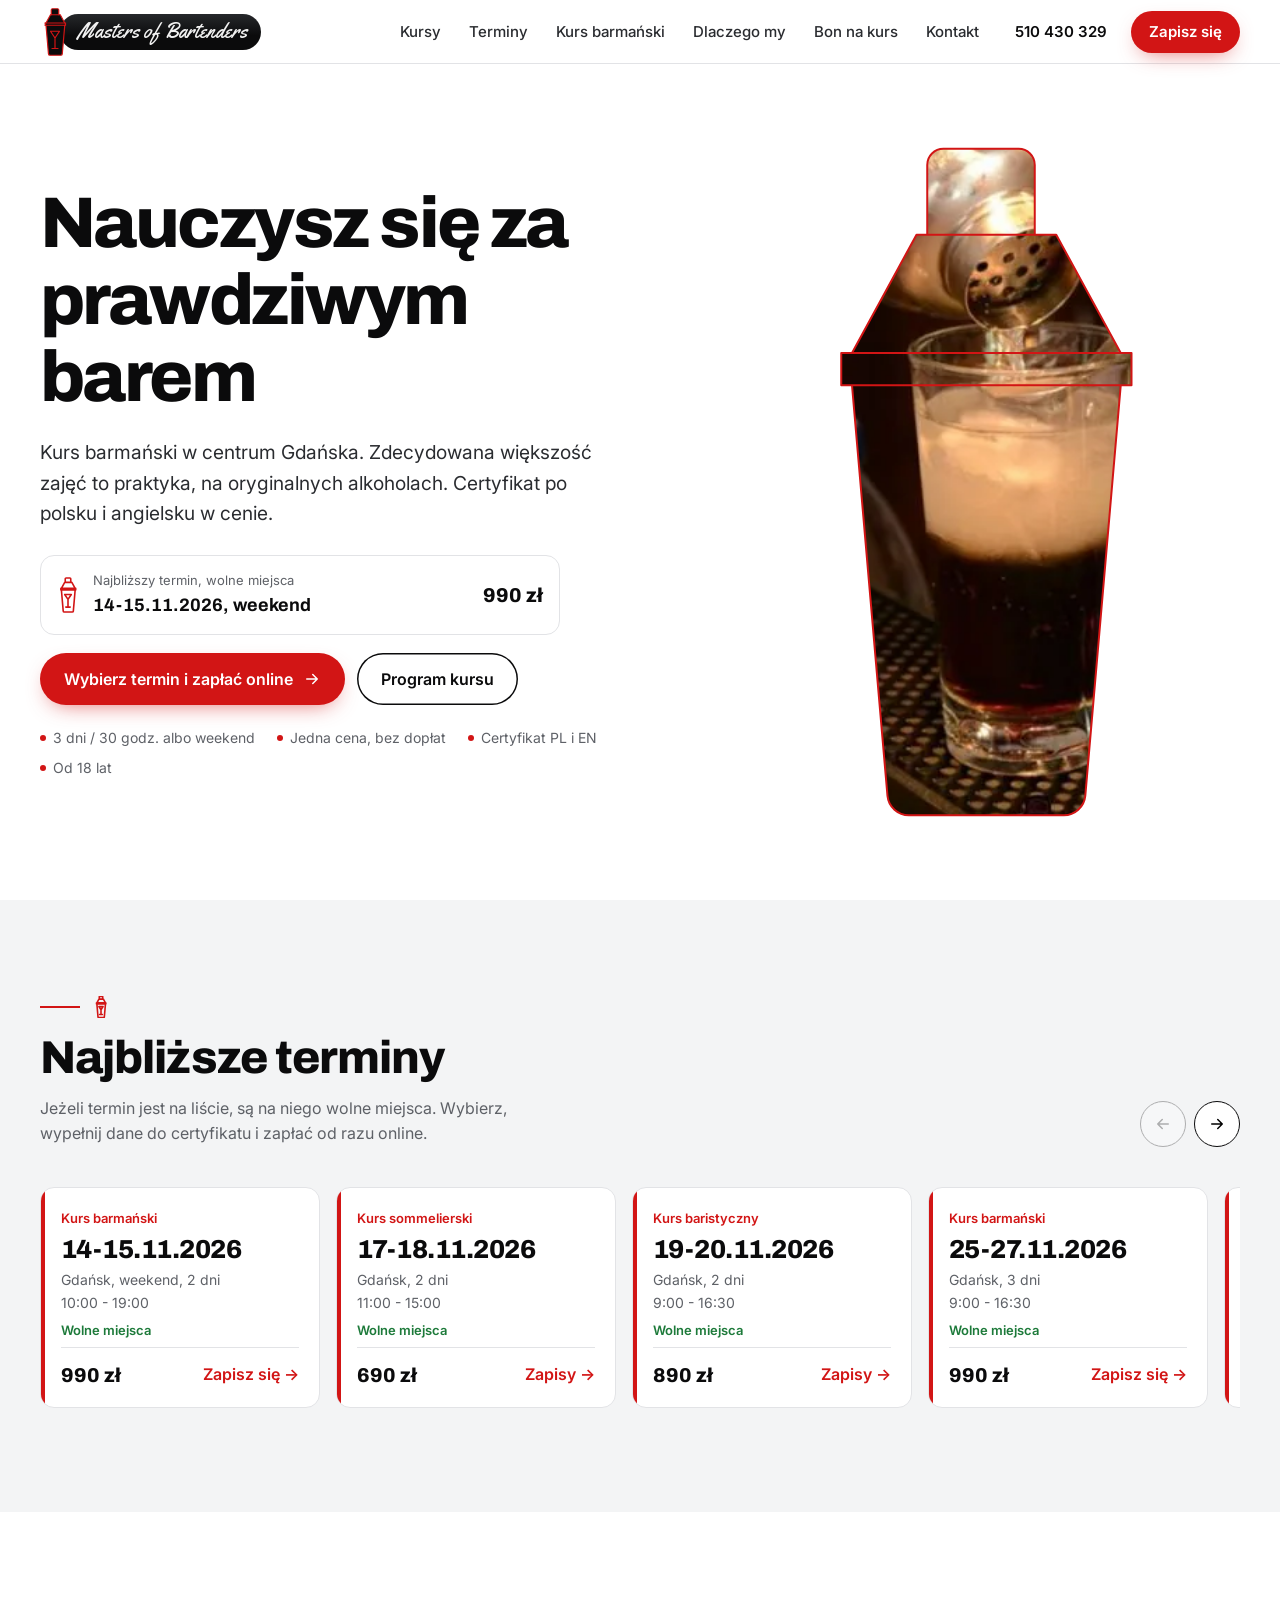
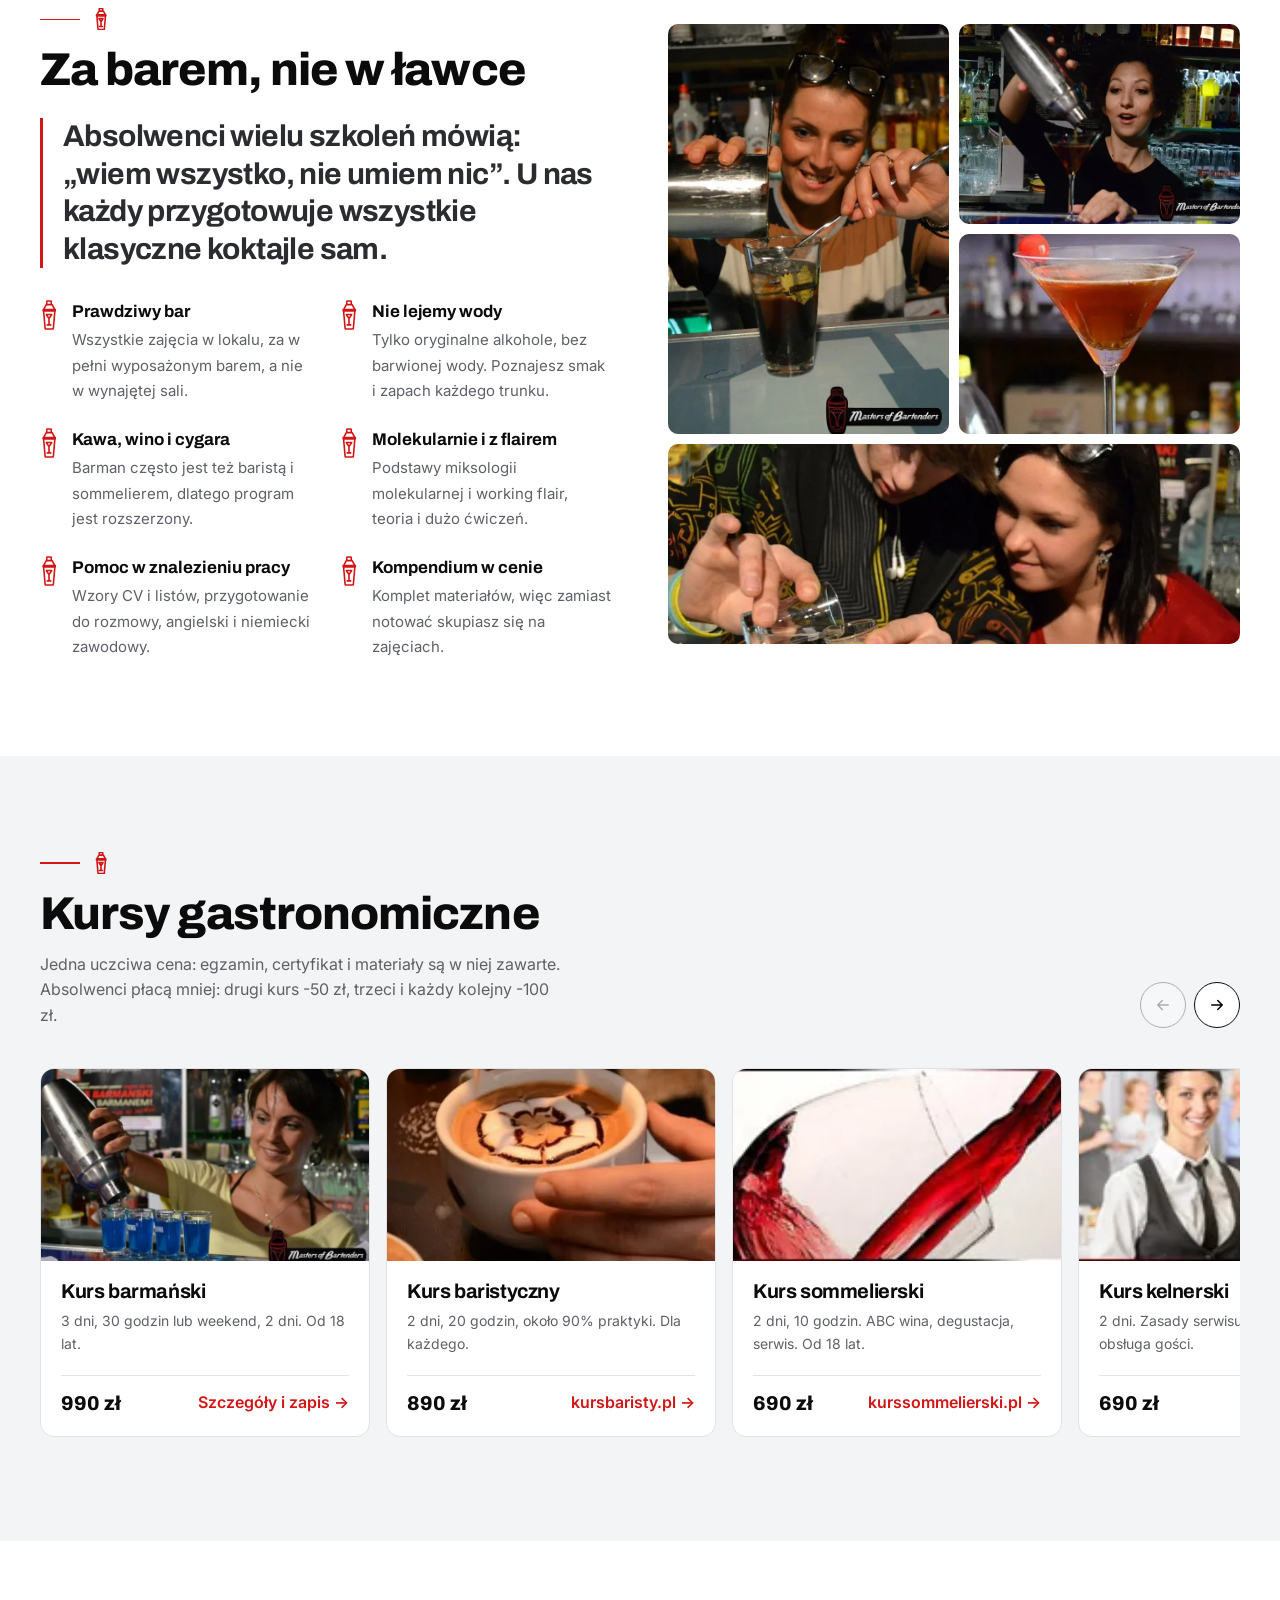
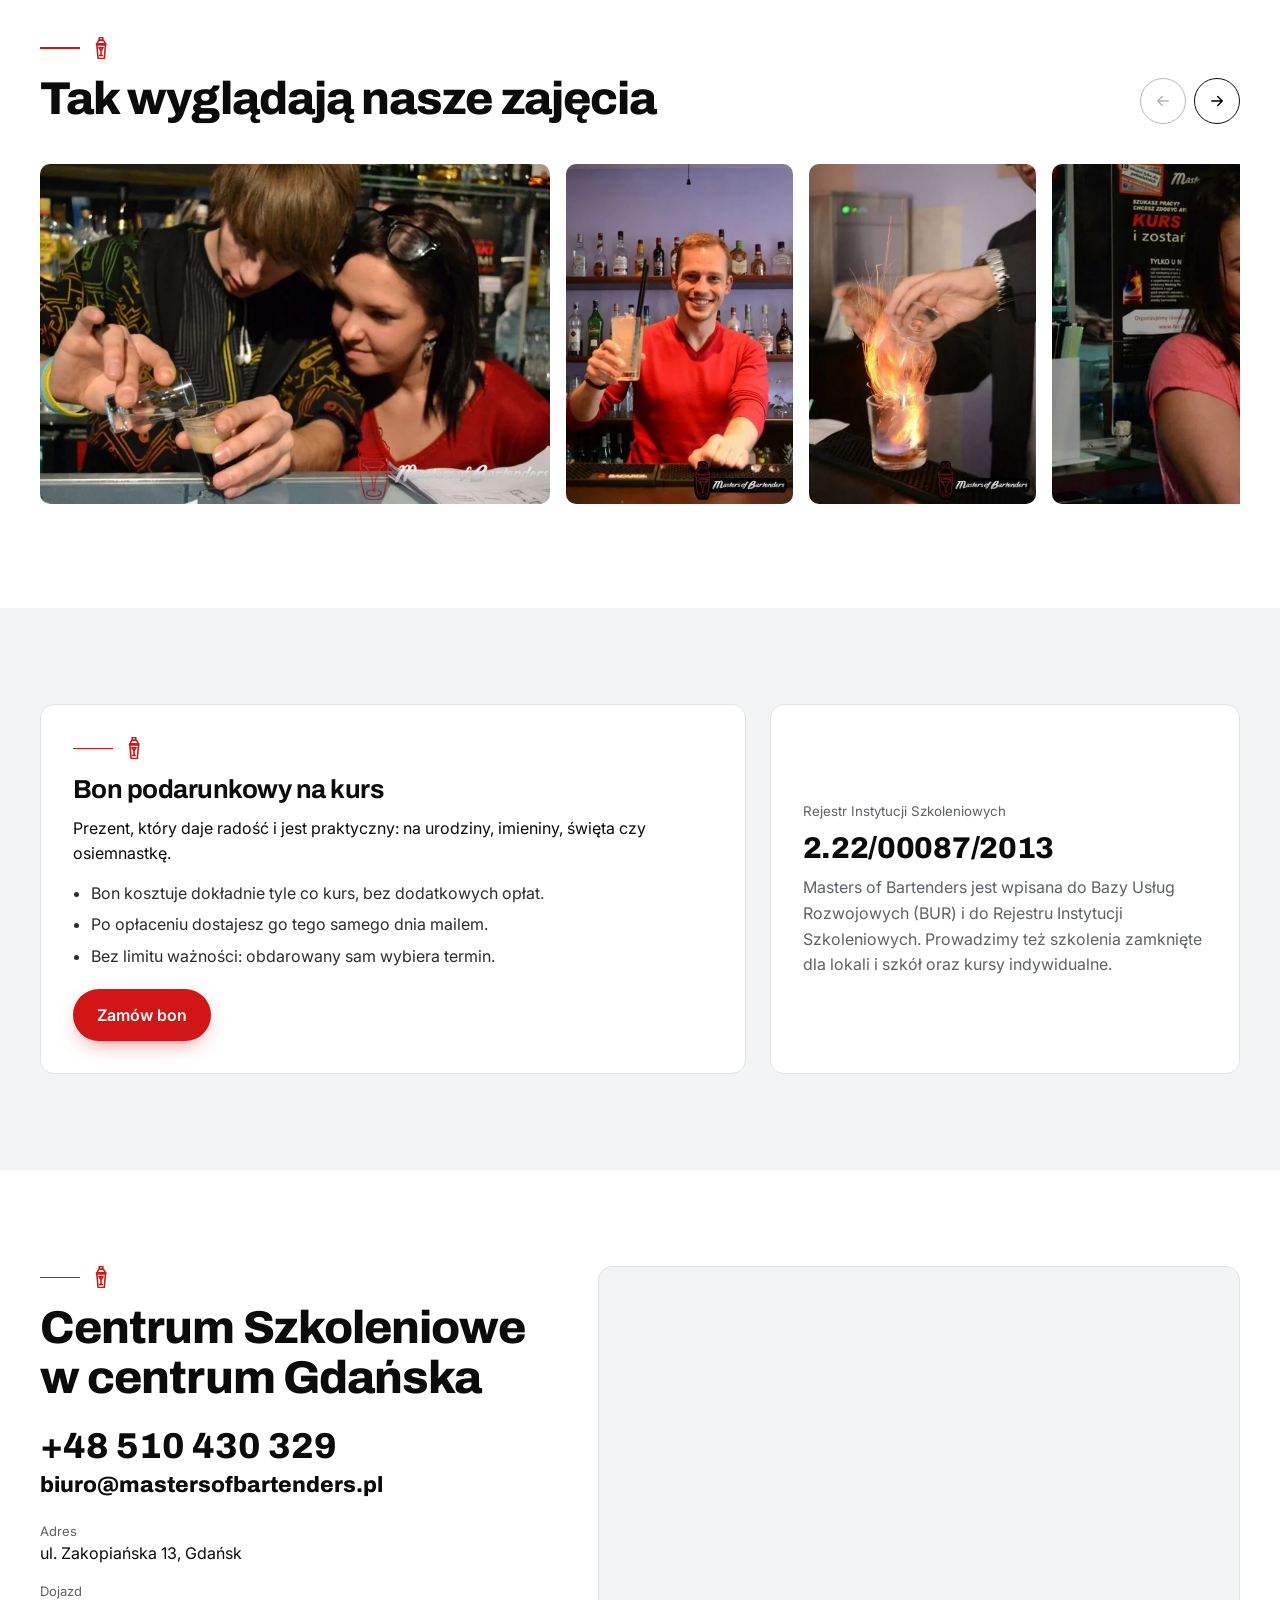
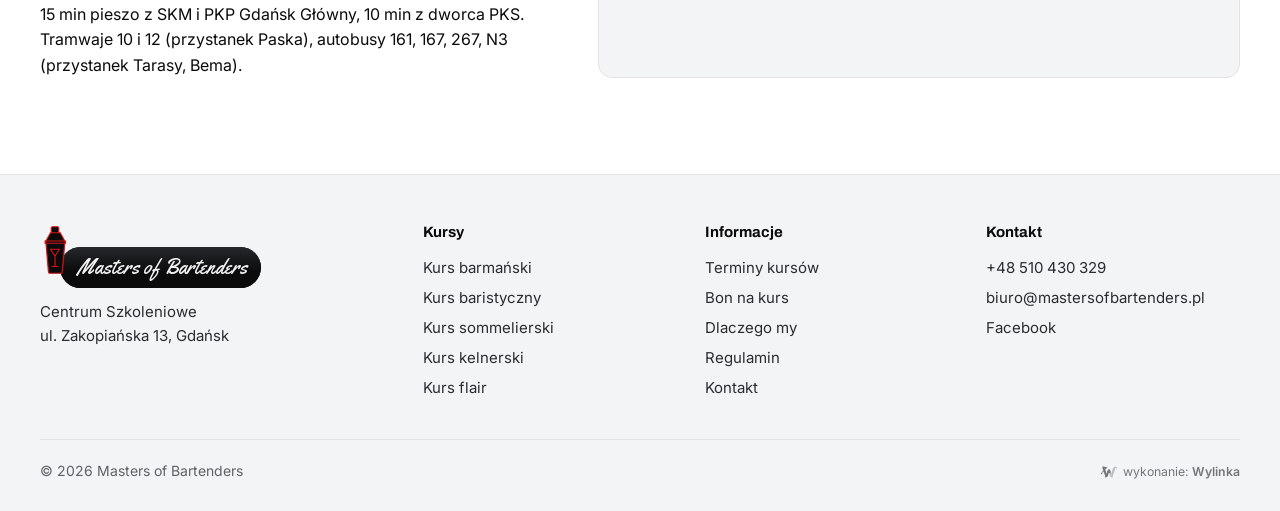
<file: index.html>
<!doctype html>
<html lang="pl"><head><meta charset="utf-8"><meta name="viewport" content="width=device-width,initial-scale=1,viewport-fit=cover">
<title>Kurs barmański Gdańsk, Trójmiasto - Masters of Bartenders</title>
<meta name="description" content="Kurs barmański w Gdańsku za prawdziwym barem, na oryginalnych alkoholach. 990 zł, certyfikat po polsku i angielsku. Zapis i płatność online.">
<meta name="robots" content="noindex,nofollow">
<link rel="canonical" href="https://mastersofbartenders.pl/">
<meta name="theme-color" content="#ffffff">
<link rel="icon" href="data:image/svg+xml,%3Csvg xmlns='http://www.w3.org/2000/svg' viewBox='0 0 80 128'%3E%3Cpath d='M33 2h14a3 3 0 0 1 3 3v13h4l12 22h2v6h-2l-6.6 76.4a4 4 0 0 1-4 3.6H26.6a4 4 0 0 1-4-3.6L16 46h-2v-6h2l12-22h2V5a3 3 0 0 1 3-3z' fill='%230B0B0C' stroke='%23D21515' stroke-width='5'/%3E%3C/svg%3E">
<link rel="preconnect" href="https://fonts.googleapis.com"><link rel="preconnect" href="https://fonts.gstatic.com" crossorigin>
<link href="https://fonts.googleapis.com/css2?family=Archivo:wght@600;700;800&family=Inter:wght@400;500;600;700&family=Yellowtail&display=swap" rel="stylesheet">
<link rel="stylesheet" href="style.css">
<style>
.wylinka-badge{display:inline-flex;align-items:center;gap:.4em;color:inherit;text-decoration:none;font-size:.875em;line-height:1;opacity:.85}
.wylinka-badge:hover,.wylinka-badge:focus-visible{opacity:1}
.wylinka-badge:focus-visible{outline:2px solid currentColor;outline-offset:3px;border-radius:2px}
.wylinka-badge svg{width:18px;height:18px;flex:none;overflow:visible}
.wylinka-badge b{font-weight:600}
.wylinka-badge .wy-old{opacity:.45;transform-origin:40px 30px;transition:transform .32s cubic-bezier(.3,.7,.4,1),opacity .32s ease-out}
.wylinka-badge .wy-pod{opacity:0;transition:opacity .2s ease-out .08s}
.wylinka-badge:hover .wy-old,.wylinka-badge:focus-visible .wy-old{transform:translate(9px,7px) rotate(9deg);opacity:0}
.wylinka-badge:hover .wy-pod,.wylinka-badge:focus-visible .wy-pod{opacity:1}
@media (prefers-reduced-motion:reduce){.wylinka-badge .wy-old,.wylinka-badge .wy-pod{transition:none}.wylinka-badge:hover .wy-old,.wylinka-badge:focus-visible .wy-old{transform:none;opacity:.45}.wylinka-badge:hover .wy-pod,.wylinka-badge:focus-visible .wy-pod{opacity:0}}
</style>
</head><body>
<svg width="0" height="0" style="position:absolute" aria-hidden="true"><defs>
<symbol id="sh" viewBox="0 0 80 128"><path class="shk" d="M33 2h14a3 3 0 0 1 3 3v13h4l12 22h2v6h-2l-6.6 76.4a4 4 0 0 1-4 3.6H26.6a4 4 0 0 1-4-3.6L16 46h-2v-6h2l12-22h2V5a3 3 0 0 1 3-3zM30 18h20M14 40h52M14 46h52M28 62h24l-12 18zM40 80v26M32 108h16"/></symbol>
<symbol id="shf" viewBox="0 0 80 128"><path d="M33 2h14a3 3 0 0 1 3 3v13h4l12 22h2v6h-2l-6.6 76.4a4 4 0 0 1-4 3.6H26.6a4 4 0 0 1-4-3.6L16 46h-2v-6h2l12-22h2V5a3 3 0 0 1 3-3z" fill="#0B0B0C" stroke="#D21515" stroke-width="3.2"/><path d="M30 18h20M14 40h52M14 46h52M28 62h24l-12 18zM40 80v26M32 108h16" fill="none" stroke="#D21515" stroke-width="3.2" stroke-linejoin="round" stroke-linecap="round"/></symbol>
<symbol id="tel" viewBox="0 0 24 24"><path fill="currentColor" d="M6.6 10.8a15.1 15.1 0 0 0 6.6 6.6l2.2-2.2c.3-.3.7-.4 1-.2 1.1.4 2.3.6 3.6.6.6 0 1 .4 1 1V20c0 .6-.4 1-1 1A17 17 0 0 1 3 4c0-.6.4-1 1-1h3.5c.6 0 1 .4 1 1 0 1.3.2 2.5.6 3.6.1.3 0 .7-.2 1z"/></symbol>
<symbol id="ar" viewBox="0 0 24 24"><path fill="none" stroke="currentColor" stroke-width="2" stroke-linecap="round" stroke-linejoin="round" d="M5 12h14M13 6l6 6-6 6"/></symbol>
<symbol id="al" viewBox="0 0 24 24"><path fill="none" stroke="currentColor" stroke-width="2" stroke-linecap="round" stroke-linejoin="round" d="M19 12H5M11 6l-6 6 6 6"/></symbol>
<symbol id="lock" viewBox="0 0 24 24"><path fill="none" stroke="currentColor" stroke-width="2" d="M6 10h12v10H6zM8.5 10V7a3.5 3.5 0 0 1 7 0v3"/></symbol>
</defs></svg>
<header class="hd"><div class="wrap">
<a class="logo" href="./" aria-label="Masters of Bartenders - strona główna"><svg class="sh" aria-hidden="true"><use href="#shf"/></svg><span>Masters of Bartenders</span></a>
<nav class="nav" aria-label="Menu główne"><a href="./#kursy">Kursy</a><a href="./#terminy">Terminy</a><a href="kurs-barmanski">Kurs barmański</a><a href="./#dlaczego">Dlaczego my</a><a href="./#bon">Bon na kurs</a><a href="./#kontakt">Kontakt</a></nav>
<a class="hd-tel" href="tel:+48510430329">510 430 329</a>
<a class="btn btn-red" href="kurs-barmanski#zapis">Zapisz się</a>
<a class="icon-tel" href="tel:+48510430329" aria-label="Zadzwoń: 510 430 329"><svg aria-hidden="true"><use href="#tel"/></svg></a>
<button class="burger" aria-label="Menu" aria-expanded="false" aria-controls="mnav"><i></i><i></i><i></i></button>
</div>
<nav class="mnav" id="mnav" aria-label="Menu mobilne"><a href="./#kursy">Kursy</a><a href="./#terminy">Terminy</a><a href="kurs-barmanski">Kurs barmański</a><a href="./#dlaczego">Dlaczego my</a><a href="./#bon">Bon na kurs</a><a href="./#kontakt">Kontakt</a><a class="btn btn-red" href="kurs-barmanski#zapis">Zapisz się i zapłać online</a></nav>
</header>

<main>
<section class="hero"><div class="wrap">
<div class="hero-txt">
<h1>Nauczysz się za prawdziwym barem</h1>
<p class="lead">Kurs barmański w centrum Gdańska. Zdecydowana większość zajęć to praktyka, na oryginalnych alkoholach. Certyfikat po polsku i angielsku w cenie.</p>
<div class="next"><svg class="sh" aria-hidden="true"><use href="#sh"/></svg><div><small>Najbliższy termin, wolne miejsca</small><b>14-15.11.2026, weekend</b></div><span class="pr">990 zł</span></div>
<div class="cta"><a class="btn btn-red" href="kurs-barmanski?t=2026-11-14#zapis">Wybierz termin i zapłać online <svg><use href="#ar"/></svg></a><a class="btn btn-line" href="kurs-barmanski">Program kursu</a></div>
<div class="facts"><span>3 dni / 30 godz. albo weekend</span><span>Jedna cena, bez dopłat</span><span>Certyfikat PL i EN</span><span>Od 18 lat</span></div>
</div>
<div class="hero-photo">
<img class="m-photo" src="img/g578.webp" alt="Kursantka przygotowuje koktajl za barem" width="720" height="480" fetchpriority="high">
<svg viewBox="0 0 80 128" role="img" aria-label="Koktajl nalewany z shakera na kursie"><defs><clipPath id="clipSh"><path d="M33 2h14a3 3 0 0 1 3 3v13h4l12 22h2v6h-2l-6.6 76.4a4 4 0 0 1-4 3.6H26.6a4 4 0 0 1-4-3.6L16 46h-2v-6h2l12-22h2V5a3 3 0 0 1 3-3z"/></clipPath></defs>
<image href="img/g608.webp" x="-12" y="-14" width="104" height="156" preserveAspectRatio="xMidYMid slice" clip-path="url(#clipSh)"/>
<path class="shk" style="stroke-width:2" d="M33 2h14a3 3 0 0 1 3 3v13h4l12 22h2v6h-2l-6.6 76.4a4 4 0 0 1-4 3.6H26.6a4 4 0 0 1-4-3.6L16 46h-2v-6h2l12-22h2V5a3 3 0 0 1 3-3zM30 18h20M14 40h52M14 46h52"/>
</svg>
</div>
</div></section>

<section class="sec alt" id="terminy"><div class="wrap">
<div class="sec-hd"><div><div class="sep"><svg class="" aria-hidden="true"><use href="#sh"/></svg></div><h2>Najbliższe terminy</h2><p>Jeżeli termin jest na liście, są na niego wolne miejsca. Wybierz, wypełnij dane do certyfikatu i zapłać od razu online.</p></div><div class="arrows"><button type="button" data-prev aria-label="Wstecz"><svg><use href="#al"/></svg></button><button type="button" data-next aria-label="Dalej"><svg><use href="#ar"/></svg></button></div></div>
<div class="track-wrap"><div class="track"><article class="term"><span class="tag">Kurs barmański</span><span class="d">14-15.11.2026</span><span class="h">Gdańsk, weekend, 2 dni<br>10:00 - 19:00</span><span class="free">Wolne miejsca</span><div class="row"><b>990 zł</b><a href="kurs-barmanski?t=2026-11-14#zapis">Zapisz się →</a></div></article><article class="term"><span class="tag">Kurs sommelierski</span><span class="d">17-18.11.2026</span><span class="h">Gdańsk, 2 dni<br>11:00 - 15:00</span><span class="free">Wolne miejsca</span><div class="row"><b>690 zł</b><a href="http://www.kurssommelierski.pl/" rel="noopener">Zapisy →</a></div></article><article class="term"><span class="tag">Kurs baristyczny</span><span class="d">19-20.11.2026</span><span class="h">Gdańsk, 2 dni<br>9:00 - 16:30</span><span class="free">Wolne miejsca</span><div class="row"><b>890 zł</b><a href="http://www.kursbaristy.pl/" rel="noopener">Zapisy →</a></div></article><article class="term"><span class="tag">Kurs barmański</span><span class="d">25-27.11.2026</span><span class="h">Gdańsk, 3 dni<br>9:00 - 16:30</span><span class="free">Wolne miejsca</span><div class="row"><b>990 zł</b><a href="kurs-barmanski?t=2026-11-25#zapis">Zapisz się →</a></div></article><article class="term"><span class="tag">Kurs baristyczny</span><span class="d">28-29.11.2026</span><span class="h">Gdańsk, weekend, 2 dni<br>10:00 - 17:30</span><span class="free">Wolne miejsca</span><div class="row"><b>890 zł</b><a href="http://www.kursbaristy.pl/" rel="noopener">Zapisy →</a></div></article><article class="term"><span class="tag">Kurs barmański</span><span class="d">5-6.12.2026</span><span class="h">Gdańsk, weekend, 2 dni<br>10:00 - 19:00</span><span class="free">Wolne miejsca</span><div class="row"><b>990 zł</b><a href="kurs-barmanski?t=2026-12-05#zapis">Zapisz się →</a></div></article><article class="term"><span class="tag">Kurs barmański</span><span class="d">16-18.12.2026</span><span class="h">Gdańsk, 3 dni<br>9:00 - 16:30</span><span class="free">Wolne miejsca</span><div class="row"><b>990 zł</b><a href="kurs-barmanski?t=2026-12-16#zapis">Zapisz się →</a></div></article><article class="term"><span class="tag">Kurs barmański</span><span class="d">9-10.01.2027</span><span class="h">Gdańsk, weekend, 2 dni<br>10:00 - 19:00</span><span class="free">Wolne miejsca</span><div class="row"><b>990 zł</b><a href="kurs-barmanski?t=2027-01-09#zapis">Zapisz się →</a></div></article><article class="term"><span class="tag">Kurs kelnerski</span><span class="d">13-14.01.2027</span><span class="h">Gdańsk, 2 dni<br>11:00 - 15:00</span><span class="free">Wolne miejsca</span><div class="row"><b>690 zł</b><a href="http://www.kurskelnerski.pl/" rel="noopener">Zapisy →</a></div></article><article class="term"><span class="tag">Kurs barmański</span><span class="d">20-22.01.2027</span><span class="h">Gdańsk, 3 dni<br>9:00 - 16:30</span><span class="free">Wolne miejsca</span><div class="row"><b>990 zł</b><a href="kurs-barmanski?t=2027-01-20#zapis">Zapisz się →</a></div></article></div></div>
</div></section>

<section class="sec" id="dlaczego"><div class="wrap why">
<div>
<div class="sep"><svg class="" aria-hidden="true"><use href="#sh"/></svg></div>
<h2>Za barem, nie w ławce</h2>
<p class="quote">Absolwenci wielu szkoleń mówią: „wiem wszystko, nie umiem nic”. U nas każdy przygotowuje wszystkie klasyczne koktajle sam.</p>
<ul class="points">
<li><svg class="" aria-hidden="true"><use href="#sh"/></svg><div><b>Prawdziwy bar</b><span>Wszystkie zajęcia w lokalu, za w pełni wyposażonym barem, a nie w wynajętej sali.</span></div></li>
<li><svg class="" aria-hidden="true"><use href="#sh"/></svg><div><b>Nie lejemy wody</b><span>Tylko oryginalne alkohole, bez barwionej wody. Poznajesz smak i zapach każdego trunku.</span></div></li>
<li><svg class="" aria-hidden="true"><use href="#sh"/></svg><div><b>Kawa, wino i cygara</b><span>Barman często jest też baristą i sommelierem, dlatego program jest rozszerzony.</span></div></li>
<li><svg class="" aria-hidden="true"><use href="#sh"/></svg><div><b>Molekularnie i z flairem</b><span>Podstawy miksologii molekularnej i working flair, teoria i dużo ćwiczeń.</span></div></li>
<li><svg class="" aria-hidden="true"><use href="#sh"/></svg><div><b>Pomoc w znalezieniu pracy</b><span>Wzory CV i listów, przygotowanie do rozmowy, angielski i niemiecki zawodowy.</span></div></li>
<li><svg class="" aria-hidden="true"><use href="#sh"/></svg><div><b>Kompendium w cenie</b><span>Komplet materiałów, więc zamiast notować skupiasz się na zajęciach.</span></div></li>
</ul>
</div>
<div class="mosaic">
<img src="img/g569.webp" alt="Kursantka nalewa koktajl" loading="lazy">
<img src="img/g578.webp" alt="Kursantka z shakerem" loading="lazy">
<img src="img/g600.webp" alt="Koktajl w kieliszku martini" loading="lazy">
<img src="img/g553.webp" alt="Ćwiczenia przy barze" loading="lazy">
</div>
</div></section>

<section class="sec alt" id="kursy"><div class="wrap">
<div class="sec-hd"><div><div class="sep"><svg class="" aria-hidden="true"><use href="#sh"/></svg></div><h2>Kursy gastronomiczne</h2><p>Jedna uczciwa cena: egzamin, certyfikat i materiały są w niej zawarte. Absolwenci płacą mniej: drugi kurs -50 zł, trzeci i każdy kolejny -100 zł.</p></div><div class="arrows"><button type="button" data-prev aria-label="Wstecz"><svg><use href="#al"/></svg></button><button type="button" data-next aria-label="Dalej"><svg><use href="#ar"/></svg></button></div></div>
<div class="track-wrap"><div class="track"><article class="course"><div class="ph"><img src="img/g572.webp" alt="Kurs barmański" loading="lazy" decoding="async"></div><div class="bd"><h3>Kurs barmański</h3><p class="meta">3 dni, 30 godzin lub weekend, 2 dni. Od 18 lat.</p><div class="ft"><b>990 zł</b><a href="kurs-barmanski">Szczegóły i zapis →</a></div></div></article><article class="course"><div class="ph"><img src="img/g611.webp" alt="Kurs baristyczny" loading="lazy" decoding="async"></div><div class="bd"><h3>Kurs baristyczny</h3><p class="meta">2 dni, 20 godzin, około 90% praktyki. Dla każdego.</p><div class="ft"><b>890 zł</b><a href="http://www.kursbaristy.pl/" rel="noopener">kursbaristy.pl →</a></div></div></article><article class="course"><div class="ph"><img src="img/kurs-sommelierski.webp" alt="Kurs sommelierski" loading="lazy" decoding="async"></div><div class="bd"><h3>Kurs sommelierski</h3><p class="meta">2 dni, 10 godzin. ABC wina, degustacja, serwis. Od 18 lat.</p><div class="ft"><b>690 zł</b><a href="http://www.kurssommelierski.pl/" rel="noopener">kurssommelierski.pl →</a></div></div></article><article class="course"><div class="ph"><img src="img/kurs-kelnerski.webp" alt="Kurs kelnerski" loading="lazy" decoding="async"></div><div class="bd"><h3>Kurs kelnerski</h3><p class="meta">2 dni. Zasady serwisu, nakrywanie stołów, obsługa gości.</p><div class="ft"><b>690 zł</b><a href="http://www.kurskelnerski.pl/" rel="noopener">kurskelnerski.pl →</a></div></div></article><article class="course"><div class="ph"><img src="img/g612.webp" alt="Kurs flair" loading="lazy" decoding="async"></div><div class="bd"><h3>Kurs flair</h3><p class="meta">4 dni, 40 godzin praktyki. Tylko dla grup, szkół i lokali.</p><div class="ft"><b>wycena</b><a href="http://www.kursflair.pl/" rel="noopener">kursflair.pl →</a></div></div></article></div></div>
</div></section>

<section class="sec" id="galeria"><div class="wrap">
<div class="sec-hd"><div><div class="sep"><svg class="" aria-hidden="true"><use href="#sh"/></svg></div><h2>Tak wyglądają nasze zajęcia</h2></div><div class="arrows"><button type="button" data-prev aria-label="Wstecz"><svg><use href="#al"/></svg></button><button type="button" data-next aria-label="Dalej"><svg><use href="#ar"/></svg></button></div></div>
<div class="track-wrap"><div class="track gal"><img src="img/g553.webp" alt="Kursanci przy barze" loading="lazy" decoding="async" width="720" height="480"><img src="img/g605.webp" alt="Kursant z koktajlem" loading="lazy" decoding="async" width="720" height="480"><img src="img/g593.webp" alt="Pokaz z ogniem" loading="lazy" decoding="async" width="400" height="600"><img src="img/g575.webp" alt="Kursantka przy barze" loading="lazy" decoding="async" width="720" height="480"><img src="img/g612.webp" alt="Ćwiczenia z butelkami" loading="lazy" decoding="async" width="720" height="480"><img src="img/g611.webp" alt="Latte art na kursie baristycznym" loading="lazy" decoding="async" width="400" height="600"><img src="img/g577.webp" alt="Kursantka z shakerem" loading="lazy" decoding="async" width="720" height="480"><img src="img/g635.webp" alt="Pokaz barmański" loading="lazy" decoding="async" width="594" height="600"><img src="img/g581.webp" alt="Kursantka z koktajlem" loading="lazy" decoding="async" width="720" height="480"><img src="img/g600.webp" alt="Koktajl w kieliszku martini" loading="lazy" decoding="async" width="400" height="600"><img src="img/g585.webp" alt="Kursant z shakerem" loading="lazy" decoding="async" width="720" height="480"><img src="img/g615.webp" alt="Ekspres na kursie baristycznym" loading="lazy" decoding="async" width="720" height="480"><img src="img/g604.webp" alt="Kursantka z shakerem" loading="lazy" decoding="async" width="720" height="480"><img src="img/g589.webp" alt="Kawa z bitą śmietaną" loading="lazy" decoding="async" width="400" height="600"><img src="img/g613.webp" alt="Kursantka przy barze" loading="lazy" decoding="async" width="720" height="480"><img src="img/g639.webp" alt="Kursant przy barze" loading="lazy" decoding="async" width="720" height="480"></div></div>
</div></section>

<section class="sec alt" id="bon"><div class="wrap duo">
<div class="card"><div class="sep"><svg class="" aria-hidden="true"><use href="#sh"/></svg></div><h3>Bon podarunkowy na kurs</h3>
<p>Prezent, który daje radość i jest praktyczny: na urodziny, imieniny, święta czy osiemnastkę.</p>
<ul><li>Bon kosztuje dokładnie tyle co kurs, bez dodatkowych opłat.</li><li>Po opłaceniu dostajesz go tego samego dnia mailem.</li><li>Bez limitu ważności: obdarowany sam wybiera termin.</li></ul>
<a class="btn btn-red" href="mailto:biuro@mastersofbartenders.pl?subject=Bon%20podarunkowy">Zamów bon</a></div>
<div class="card reg"><small style="color:var(--steel)">Rejestr Instytucji Szkoleniowych</small><span class="num">2.22/00087/2013</span><p>Masters of Bartenders jest wpisana do Bazy Usług Rozwojowych (BUR) i do Rejestru Instytucji Szkoleniowych. Prowadzimy też szkolenia zamknięte dla lokali i szkół oraz kursy indywidualne.</p></div>
</div></section>

<section class="sec" id="kontakt"><div class="wrap contact">
<div>
<div class="sep"><svg class="" aria-hidden="true"><use href="#sh"/></svg></div>
<h2 style="margin-bottom:22px">Centrum Szkoleniowe w centrum Gdańska</h2>
<a class="big" href="tel:+48510430329">+48 510 430 329</a>
<a class="big" style="font-size:clamp(18px,2vw,22px);margin-top:6px" href="mailto:biuro@mastersofbartenders.pl">biuro@mastersofbartenders.pl</a>
<dl>
<div><dt>Adres</dt><dd>ul. Zakopiańska 13, Gdańsk</dd></div>
<div><dt>Dojazd</dt><dd>15 min pieszo z SKM i PKP Gdańsk Główny, 10 min z dworca PKS. Tramwaje 10 i 12 (przystanek Paska), autobusy 161, 167, 267, N3 (przystanek Tarasy, Bema).</dd></div>
</dl>
</div>
<div class="map"><iframe title="Mapa: ul. Zakopiańska 13, Gdańsk" loading="lazy" referrerpolicy="no-referrer-when-downgrade" src="https://www.google.com/maps?q=Zakopia%C5%84ska+13,+Gda%C5%84sk&output=embed"></iframe></div>
</div></section>
</main>
<footer class="ft-main"><div class="wrap">
<div class="ft-grid">
<div class="ft-firm"><a class="logo" href="./" aria-label="Masters of Bartenders"><svg class="sh" aria-hidden="true"><use href="#shf"/></svg><span>Masters of Bartenders</span></a>
<p style="margin-top:16px">Centrum Szkoleniowe<br>ul. Zakopiańska 13, Gdańsk</p></div>
<div><h4>Kursy</h4><a href="kurs-barmanski">Kurs barmański</a><a href="./#kursy">Kurs baristyczny</a><a href="./#kursy">Kurs sommelierski</a><a href="./#kursy">Kurs kelnerski</a><a href="./#kursy">Kurs flair</a></div>
<div><h4>Informacje</h4><a href="./#terminy">Terminy kursów</a><a href="./#bon">Bon na kurs</a><a href="./#dlaczego">Dlaczego my</a><a href="kurs-barmanski#regulamin">Regulamin</a><a href="./#kontakt">Kontakt</a></div>
<div><h4>Kontakt</h4><a href="tel:+48510430329">+48 510 430 329</a><a href="mailto:biuro@mastersofbartenders.pl">biuro@mastersofbartenders.pl</a><a href="https://www.facebook.com/Masters.of.Bartenders" rel="noopener">Facebook</a></div>
</div>
<div class="ft-bot"><span>© <span data-year>2026</span> Masters of Bartenders</span><a class="wylinka-badge" href="https://wylinka.pl/?utm_source=mastersofbartenders.pl&amp;utm_medium=stopka&amp;utm_campaign=wykonanie" rel="noopener" title="Strona wykonana przez Wylinka"><svg viewBox="0 0 64 64" aria-hidden="true" focusable="false" fill="currentColor"><path d="M9.8 22.8l-1.2-7.9 2.2-3.7 15.5 4.6-.5 1.5-7.2 5.5 4.7 15.6 5-15.6 7 0 4.1 12.7-4.2-.9-2.6 1.8-.8-2.2-5.3 15.6-4.3 0 .4 .2-2.1 2.8-1.3-1.1 1.1-1.4-3.1 .2-.1-1.7 2.2-.1-5.7-16.5-4.8 .6-.8 3.1 0 .5-.3 .5 .8 2.2-1.6 .5-.4-1.3-.8 1.6-1.5-.8 .8-1.6-1.4 .6-.6-1.6 2.3-.8 .2-.4 1.3-4.8 5.9-.8-2.4-6.9zM15.2 13.7l-.1-.4-.4 .8-.1 .8 .1 1 .1 .4 .3 .7 .3-.9 .1-.7 0-.8z"/><path class="wy-pod" d="M37.1 49.8l-4.5-13.3 2.6-1.8 4.2 .9 .9 2.8 3-9.7 0-.5 .1-.8 3.2-8.4 .5-1 .6-1 .9-1.1 1.3-1 1.1-.7 1.4-.5 1.4-.3 .7 0 .9 0 1.2 .3 1.4 .6 .8 .5 .7 .7 .6 .7 .5 .9 .3 .9 .1 .9 0 .8-.2 .9-.5 .9-.5 .6-.7 .5-.7 .3-.1-.1 0-.1 .5-.5 .3-.7 .2-.5 0-.6-.1-.6-.3-.7-.4-.5-.4-.4-.5-.3-.6-.3-.7 0-.7 .1-.6 .1-.5 .4-.5 .5-.3 .5-.2 .7-.1 1.5-1.4 5.1-.8 3.3-.3 .7-.5 .7-6 17.5 1.9 .1-.1 1.7-3.1-.2 1.1 1.4-1.3 1.1-2.1-2.8 .4-.2z"/><path class="wy-old" d="M40.8 50l.4-.2-4.1 0-4.2-12.5 2.5-1.7 4.3 .9 .6 1.9 .6-1.6 0-.3 2.4-7.8 0-.5 .1-.8 3.2-8.4 .4-.8 .6-.9 .9-1.2 .9-.9 1.3-.8 1.4-.6 1.2-.3 1.4-.1 1.3 .1 .6 .2 .8 .3 1.1 .6 .9 .7 .7 .9 .5 .9 .3 .9 .1 1.1-.1 .9-.3 .9-.4 .7-.6 .7-.6 .4-.6 .2-.1-.1 0-.1 .5-.5 .3-.7 .2-.5 0-.5-.1-.6-.2-.6-.3-.5-.4-.5-.5-.3-.6-.3-.7-.1-.6 0-.6 .1-.6 .3-.6 .5-.3 .4-.2 .5-.1 .5-.1 1.5-1.4 5.1-.8 3.3-.3 .7-.5 .7-6 17.5 1.9 .1-.1 1.7-3.1-.2 1.1 1.4-1.3 1.1zM49.6 17.1l.6 1.7-1.5 1.9 .4 .4 1.8-2.1-.7-2.1zM48.1 28.3l.5 1.8-1.7 1.8 .4 .4 1.9-2-.6-2.2zM37.9 41.7l1.7-1.5-.4-.4-1.7 1.4zM42.6 38.7l-1.5 2.8 1.1 2-1.3 2.6 .5 .2 1.5-2.8-1.1-2 1.4-2.5z"/></svg><span>wykonanie: <b>Wylinka</b></span></a></div>
</div></footer>
<script src="app.js"></script>
</body></html>
</file>
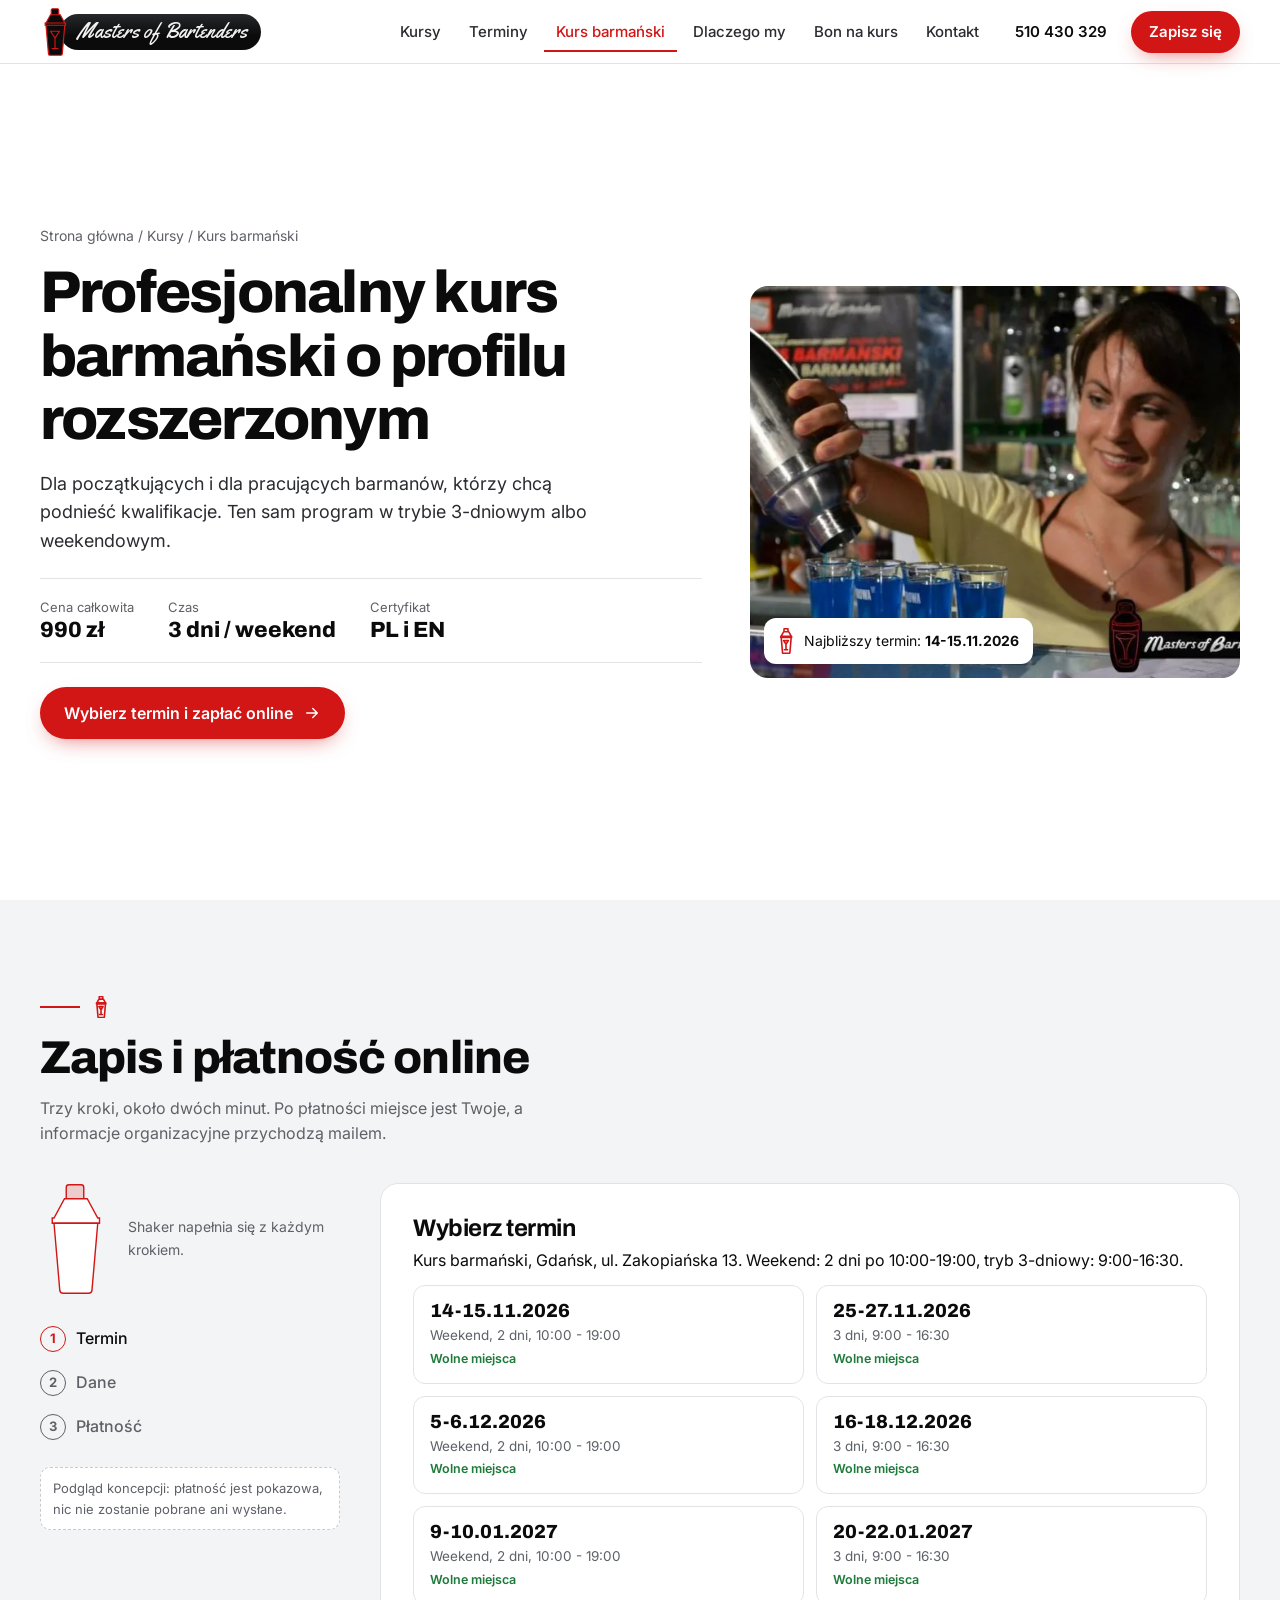
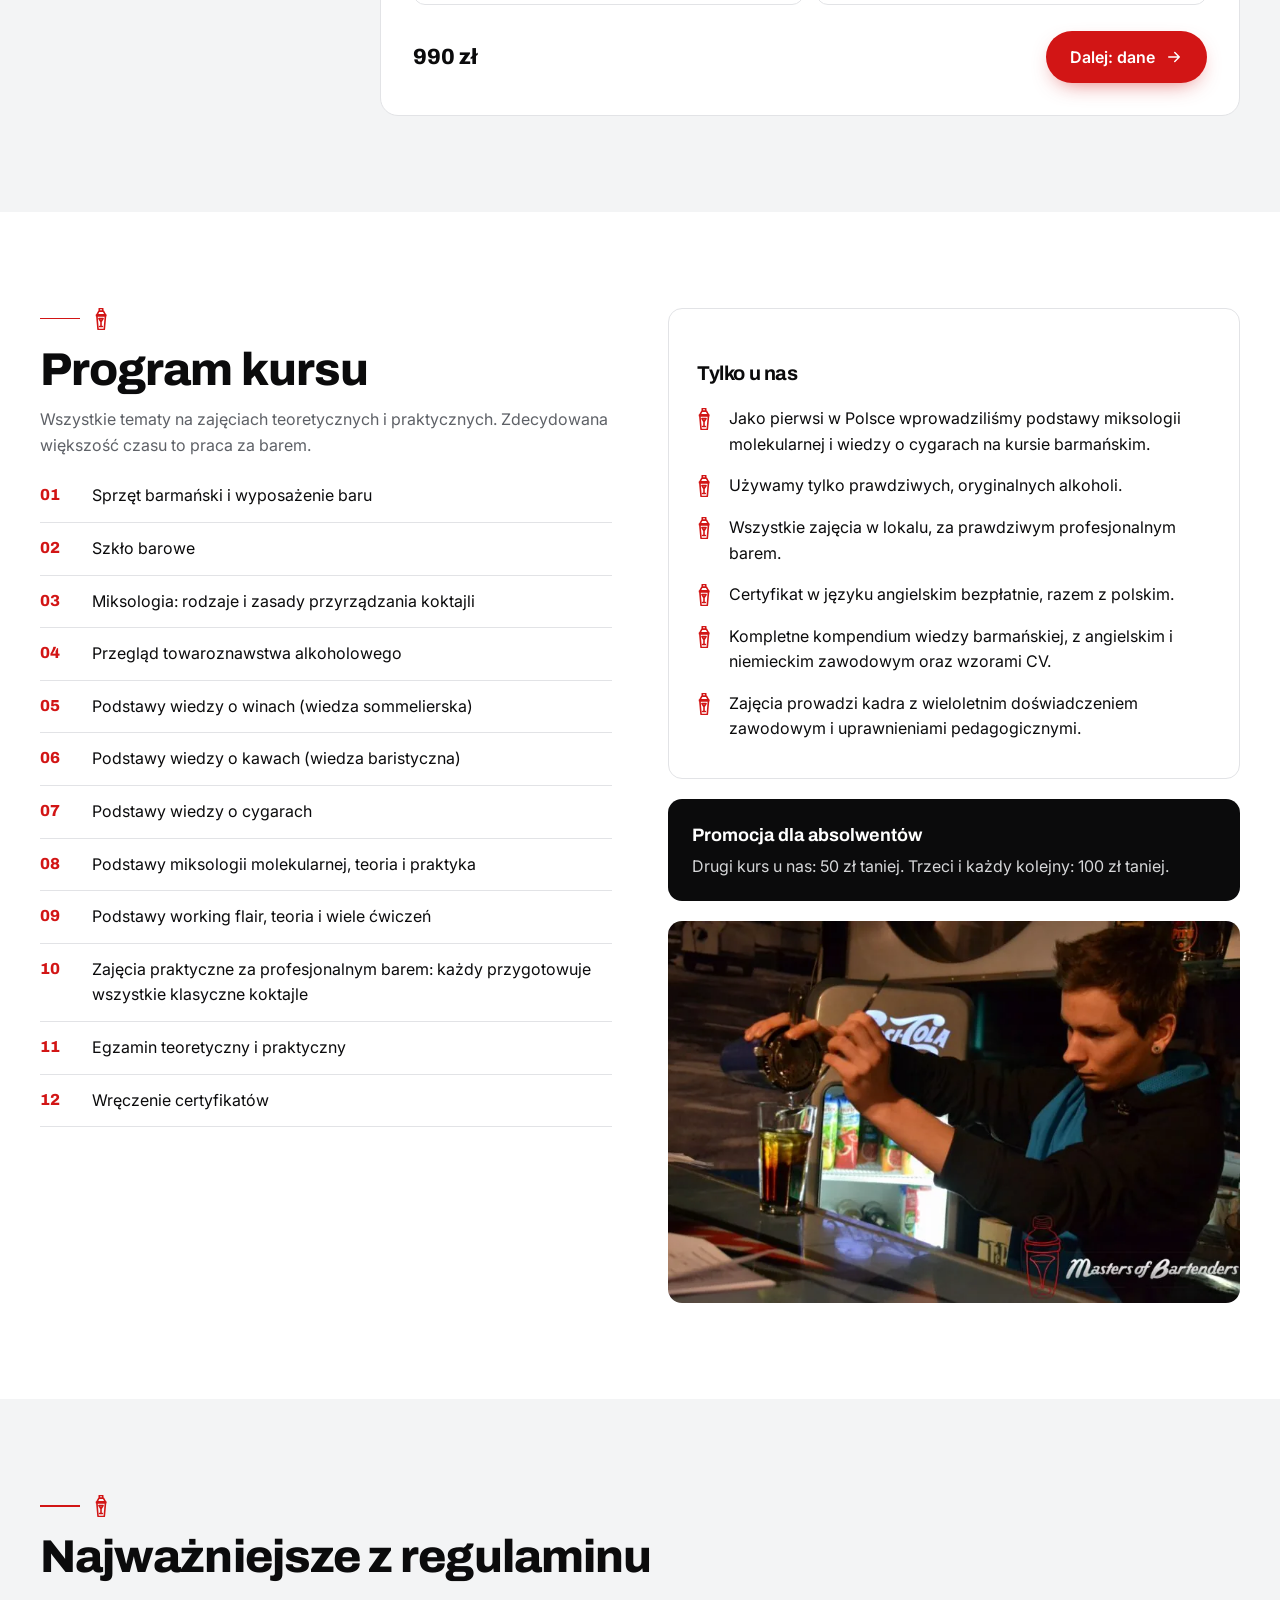
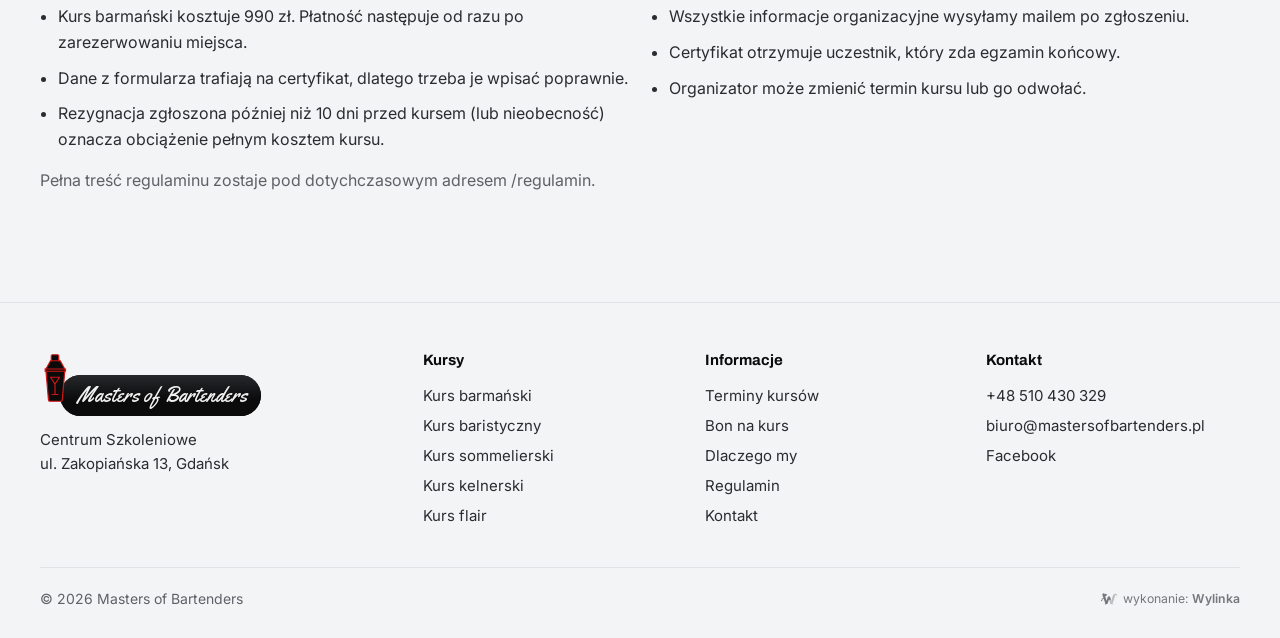
<file: kurs-barmanski.html>
<!doctype html>
<html lang="pl"><head><meta charset="utf-8"><meta name="viewport" content="width=device-width,initial-scale=1,viewport-fit=cover">
<title>Kurs barmański Gdańsk - program, terminy, zapis online | Masters of Bartenders</title>
<meta name="description" content="Profesjonalny kurs barmański o profilu rozszerzonym w Gdańsku: 3 dni lub weekend, 990 zł, certyfikat PL i EN. Wybierz termin i zapłać online.">
<meta name="robots" content="noindex,nofollow">
<link rel="canonical" href="https://mastersofbartenders.pl/kurs-barmanski">
<meta name="theme-color" content="#ffffff">
<link rel="icon" href="data:image/svg+xml,%3Csvg xmlns='http://www.w3.org/2000/svg' viewBox='0 0 80 128'%3E%3Cpath d='M33 2h14a3 3 0 0 1 3 3v13h4l12 22h2v6h-2l-6.6 76.4a4 4 0 0 1-4 3.6H26.6a4 4 0 0 1-4-3.6L16 46h-2v-6h2l12-22h2V5a3 3 0 0 1 3-3z' fill='%230B0B0C' stroke='%23D21515' stroke-width='5'/%3E%3C/svg%3E">
<link rel="preconnect" href="https://fonts.googleapis.com"><link rel="preconnect" href="https://fonts.gstatic.com" crossorigin>
<link href="https://fonts.googleapis.com/css2?family=Archivo:wght@600;700;800&family=Inter:wght@400;500;600;700&family=Yellowtail&display=swap" rel="stylesheet">
<link rel="stylesheet" href="style.css">
<style>
.wylinka-badge{display:inline-flex;align-items:center;gap:.4em;color:inherit;text-decoration:none;font-size:.875em;line-height:1;opacity:.85}
.wylinka-badge:hover,.wylinka-badge:focus-visible{opacity:1}
.wylinka-badge:focus-visible{outline:2px solid currentColor;outline-offset:3px;border-radius:2px}
.wylinka-badge svg{width:18px;height:18px;flex:none;overflow:visible}
.wylinka-badge b{font-weight:600}
.wylinka-badge .wy-old{opacity:.45;transform-origin:40px 30px;transition:transform .32s cubic-bezier(.3,.7,.4,1),opacity .32s ease-out}
.wylinka-badge .wy-pod{opacity:0;transition:opacity .2s ease-out .08s}
.wylinka-badge:hover .wy-old,.wylinka-badge:focus-visible .wy-old{transform:translate(9px,7px) rotate(9deg);opacity:0}
.wylinka-badge:hover .wy-pod,.wylinka-badge:focus-visible .wy-pod{opacity:1}
@media (prefers-reduced-motion:reduce){.wylinka-badge .wy-old,.wylinka-badge .wy-pod{transition:none}.wylinka-badge:hover .wy-old,.wylinka-badge:focus-visible .wy-old{transform:none;opacity:.45}.wylinka-badge:hover .wy-pod,.wylinka-badge:focus-visible .wy-pod{opacity:0}}
</style>
</head><body>
<svg width="0" height="0" style="position:absolute" aria-hidden="true"><defs>
<symbol id="sh" viewBox="0 0 80 128"><path class="shk" d="M33 2h14a3 3 0 0 1 3 3v13h4l12 22h2v6h-2l-6.6 76.4a4 4 0 0 1-4 3.6H26.6a4 4 0 0 1-4-3.6L16 46h-2v-6h2l12-22h2V5a3 3 0 0 1 3-3zM30 18h20M14 40h52M14 46h52M28 62h24l-12 18zM40 80v26M32 108h16"/></symbol>
<symbol id="shf" viewBox="0 0 80 128"><path d="M33 2h14a3 3 0 0 1 3 3v13h4l12 22h2v6h-2l-6.6 76.4a4 4 0 0 1-4 3.6H26.6a4 4 0 0 1-4-3.6L16 46h-2v-6h2l12-22h2V5a3 3 0 0 1 3-3z" fill="#0B0B0C" stroke="#D21515" stroke-width="3.2"/><path d="M30 18h20M14 40h52M14 46h52M28 62h24l-12 18zM40 80v26M32 108h16" fill="none" stroke="#D21515" stroke-width="3.2" stroke-linejoin="round" stroke-linecap="round"/></symbol>
<symbol id="tel" viewBox="0 0 24 24"><path fill="currentColor" d="M6.6 10.8a15.1 15.1 0 0 0 6.6 6.6l2.2-2.2c.3-.3.7-.4 1-.2 1.1.4 2.3.6 3.6.6.6 0 1 .4 1 1V20c0 .6-.4 1-1 1A17 17 0 0 1 3 4c0-.6.4-1 1-1h3.5c.6 0 1 .4 1 1 0 1.3.2 2.5.6 3.6.1.3 0 .7-.2 1z"/></symbol>
<symbol id="ar" viewBox="0 0 24 24"><path fill="none" stroke="currentColor" stroke-width="2" stroke-linecap="round" stroke-linejoin="round" d="M5 12h14M13 6l6 6-6 6"/></symbol>
<symbol id="al" viewBox="0 0 24 24"><path fill="none" stroke="currentColor" stroke-width="2" stroke-linecap="round" stroke-linejoin="round" d="M19 12H5M11 6l-6 6 6 6"/></symbol>
<symbol id="lock" viewBox="0 0 24 24"><path fill="none" stroke="currentColor" stroke-width="2" d="M6 10h12v10H6zM8.5 10V7a3.5 3.5 0 0 1 7 0v3"/></symbol>
</defs></svg>
<header class="hd"><div class="wrap">
<a class="logo" href="./" aria-label="Masters of Bartenders - strona główna"><svg class="sh" aria-hidden="true"><use href="#shf"/></svg><span>Masters of Bartenders</span></a>
<nav class="nav" aria-label="Menu główne"><a href="./#kursy">Kursy</a><a href="./#terminy">Terminy</a><a href="kurs-barmanski" aria-current="page">Kurs barmański</a><a href="./#dlaczego">Dlaczego my</a><a href="./#bon">Bon na kurs</a><a href="./#kontakt">Kontakt</a></nav>
<a class="hd-tel" href="tel:+48510430329">510 430 329</a>
<a class="btn btn-red" href="kurs-barmanski#zapis">Zapisz się</a>
<a class="icon-tel" href="tel:+48510430329" aria-label="Zadzwoń: 510 430 329"><svg aria-hidden="true"><use href="#tel"/></svg></a>
<button class="burger" aria-label="Menu" aria-expanded="false" aria-controls="mnav"><i></i><i></i><i></i></button>
</div>
<nav class="mnav" id="mnav" aria-label="Menu mobilne"><a href="./#kursy">Kursy</a><a href="./#terminy">Terminy</a><a href="kurs-barmanski" aria-current="page">Kurs barmański</a><a href="./#dlaczego">Dlaczego my</a><a href="./#bon">Bon na kurs</a><a href="./#kontakt">Kontakt</a><a class="btn btn-red" href="kurs-barmanski#zapis">Zapisz się i zapłać online</a></nav>
</header>

<main>
<section class="c-hero"><div class="wrap">
<div class="c-txt">
<nav class="crumbs" aria-label="Okruszki"><a href="./">Strona główna</a> / <a href="./#kursy">Kursy</a> / Kurs barmański</nav>
<h1>Profesjonalny kurs barmański o profilu rozszerzonym</h1>
<p class="lead">Dla początkujących i dla pracujących barmanów, którzy chcą podnieść kwalifikacje. Ten sam program w trybie 3-dniowym albo weekendowym.</p>
<div class="kv"><div><small>Cena całkowita</small><b>990 zł</b></div><div><small>Czas</small><b>3 dni / weekend</b></div><div><small>Certyfikat</small><b>PL i EN</b></div></div>
<a class="btn btn-red" href="#zapis">Wybierz termin i zapłać online <svg><use href="#ar"/></svg></a>
</div>
<div class="c-photo"><img src="img/g572.webp" alt="Kursantka przygotowuje shoty z shakerem" width="720" height="480" fetchpriority="high"><div class="badge"><svg class="" aria-hidden="true"><use href="#sh"/></svg><span>Najbliższy termin: <b>14-15.11.2026</b></span></div></div>
</div></section>

<section class="sec alt" id="zapis"><div class="wrap">
<div class="sec-hd"><div><div class="sep"><svg class="" aria-hidden="true"><use href="#sh"/></svg></div><h2>Zapis i płatność online</h2><p>Trzy kroki, około dwóch minut. Po płatności miejsce jest Twoje, a informacje organizacyjne przychodzą mailem.</p></div></div>
<div class="book">
<aside class="steps">
<div class="steps-sh"><svg viewBox="0 0 80 128" aria-hidden="true">
<path class="part cur" d="M33 2h14a3 3 0 0 1 3 3v13H30V5a3 3 0 0 1 3-3z"/>
<path class="part" d="M30 18h20h4l12 22h2v6H14v-6h2l12-22z"/>
<path class="part" d="M16 46h50l-6.6 76.4a4 4 0 0 1-4 3.6H26.6a4 4 0 0 1-4-3.6z"/>
</svg><p style="margin:0;color:var(--steel);font-size:14px">Shaker napełnia się z każdym krokiem.</p></div>
<ol><li class="cur"><span>1</span>Termin</li><li><span>2</span>Dane</li><li><span>3</span>Płatność</li></ol>
<p class="demo-note">Podgląd koncepcji: płatność jest pokazowa, nic nie zostanie pobrane ani wysłane.</p>
</aside>
<form class="panel" id="zapis-form" novalidate onsubmit="return false">
<div class="pane on">
<h3>Wybierz termin</h3><p class="sub">Kurs barmański, Gdańsk, ul. Zakopiańska 13. Weekend: 2 dni po 10:00-19:00, tryb 3-dniowy: 9:00-16:30.</p>
<div class="dates"><label class="date"><input type="radio" name="termin" value="2026-11-14" data-label="14-15.11.2026 (weekend, 2 dni, 10:00 - 19:00)"><span class="in"><b>14-15.11.2026</b><small>Weekend, 2 dni, 10:00 - 19:00</small><em>Wolne miejsca</em></span></label><label class="date"><input type="radio" name="termin" value="2026-11-25" data-label="25-27.11.2026 (3 dni, 9:00 - 16:30)"><span class="in"><b>25-27.11.2026</b><small>3 dni, 9:00 - 16:30</small><em>Wolne miejsca</em></span></label><label class="date"><input type="radio" name="termin" value="2026-12-05" data-label="5-6.12.2026 (weekend, 2 dni, 10:00 - 19:00)"><span class="in"><b>5-6.12.2026</b><small>Weekend, 2 dni, 10:00 - 19:00</small><em>Wolne miejsca</em></span></label><label class="date"><input type="radio" name="termin" value="2026-12-16" data-label="16-18.12.2026 (3 dni, 9:00 - 16:30)"><span class="in"><b>16-18.12.2026</b><small>3 dni, 9:00 - 16:30</small><em>Wolne miejsca</em></span></label><label class="date"><input type="radio" name="termin" value="2027-01-09" data-label="9-10.01.2027 (weekend, 2 dni, 10:00 - 19:00)"><span class="in"><b>9-10.01.2027</b><small>Weekend, 2 dni, 10:00 - 19:00</small><em>Wolne miejsca</em></span></label><label class="date"><input type="radio" name="termin" value="2027-01-20" data-label="20-22.01.2027 (3 dni, 9:00 - 16:30)"><span class="in"><b>20-22.01.2027</b><small>3 dni, 9:00 - 16:30</small><em>Wolne miejsca</em></span></label></div>
<div class="actions"><span style="font:800 22px var(--f-h)">990 zł</span><button type="button" class="btn btn-red" data-next-step>Dalej: dane <svg><use href="#ar"/></svg></button></div>
</div>
<div class="pane">
<h3>Twoje dane</h3><p class="sub">Imię i nazwisko wpisz dokładnie tak, jak mają być na certyfikacie.</p>
<div class="f-grid">
<div class="fld" data-req><label for="imie">Imię</label><input id="imie" autocomplete="given-name"><span class="msg">Wpisz imię</span></div>
<div class="fld" data-req><label for="nazwisko">Nazwisko</label><input id="nazwisko" autocomplete="family-name"><span class="msg">Wpisz nazwisko</span></div>
<div class="fld" data-req><label for="email">E-mail</label><input id="email" type="email" autocomplete="email" inputmode="email"><span class="msg">Sprawdź adres e-mail</span></div>
<div class="fld" data-req><label for="telefon">Telefon</label><input id="telefon" type="tel" autocomplete="tel" inputmode="tel"><span class="msg">Wpisz numer telefonu</span></div>
<div class="fld" data-req><label for="miasto">Miasto</label><input id="miasto" autocomplete="address-level2"><span class="msg">Wpisz miasto</span></div>
<div class="fld" data-req><label for="adres">Adres</label><input id="adres" autocomplete="street-address"><span class="msg">Wpisz adres</span></div>
<div class="fld full"><label>To mój kurs w Masters of Bartenders: <small>(rabat potwierdzamy po zgłoszeniu)</small></label>
<div class="disc"><label><input type="radio" name="rabat" value="0" checked><span>pierwszy</span></label><label><input type="radio" name="rabat" value="50"><span>drugi (-50 zł)</span></label><label><input type="radio" name="rabat" value="100"><span>trzeci lub kolejny (-100 zł)</span></label></div></div>
<div class="fld full"><label for="uwagi">Pytania lub dodatkowe informacje <small>(opcjonalnie)</small></label><textarea id="uwagi" rows="3"></textarea></div>
</div>
<label class="chk"><input type="checkbox" id="regul"><span>Akceptuję <a href="#regulamin">regulamin uczestnictwa w kursie</a>.</span></label>
<div class="actions"><button type="button" class="back" data-back>← Termin</button><button type="button" class="btn btn-red" data-next-step>Dalej: płatność <svg><use href="#ar"/></svg></button></div>
</div>
<div class="pane">
<h3>Płatność</h3><p class="sub">Sprawdź podsumowanie i wybierz sposób zapłaty.</p>
<div class="sum"><div><span>Kurs</span><b>Kurs barmański, Gdańsk</b></div><div><span>Termin</span><b id="s-termin"></b></div><div><span>Uczestnik</span><b id="s-osoba"></b></div><div id="s-rabat-row"><span>Rabat absolwenta</span><b id="s-rabat"></b></div><div class="tot"><span style="color:var(--ink)">Do zapłaty</span><span id="s-tot">990 zł</span></div></div>
<div class="pays">
<label class="pay"><input type="radio" name="pay" checked><span class="in"><i>BLIK</i><small>kod z aplikacji banku</small></span></label>
<label class="pay"><input type="radio" name="pay"><span class="in"><i>Przelew</i><small>szybki przelew online</small></span></label>
<label class="pay"><input type="radio" name="pay"><span class="in"><i>Karta</i><small>także Google Pay i Apple Pay</small></span></label>
</div>
<p class="safe"><svg><use href="#lock"/></svg>Płatność obsługuje operator płatności (do wyboru, np. Przelewy24, PayU lub Stripe).</p>
<div class="actions"><button type="button" class="back" data-back>← Dane</button><button type="button" class="btn btn-red" id="pay-btn">Zapłać <span id="pay-btn-amt">990 zł</span></button></div>
</div>
<div class="pane">
<div class="done-box">
<svg viewBox="0 0 80 128" aria-hidden="true"><path d="M33 2h14a3 3 0 0 1 3 3v13h4l12 22h2v6h-2l-6.6 76.4a4 4 0 0 1-4 3.6H26.6a4 4 0 0 1-4-3.6L16 46h-2v-6h2l12-22h2V5a3 3 0 0 1 3-3z" fill="#D21515"/><path d="M28 66l9 9 16-18" fill="none" stroke="#fff" stroke-width="5" stroke-linecap="round" stroke-linejoin="round"/></svg>
<h3>Miejsce zarezerwowane</h3>
<p>Termin: <b id="d-termin"></b>.<br>Potwierdzenie i informacje organizacyjne wysłaliśmy na <b id="d-mail"></b>.</p>
<p style="color:var(--steel);font-size:14px">To podgląd: w gotowej stronie w tym miejscu zgłoszenie trafia do skrzynki biura, a płatność do operatora.</p>
<a class="btn btn-line" href="./" style="margin-top:10px">Wróć na stronę główną</a>
</div>
</div>
</form>
</div>
</div></section>

<section class="sec" id="program"><div class="wrap prog">
<div>
<div class="sep"><svg class="" aria-hidden="true"><use href="#sh"/></svg></div>
<h2>Program kursu</h2>
<p style="color:var(--steel);margin-top:12px">Wszystkie tematy na zajęciach teoretycznych i praktycznych. Zdecydowana większość czasu to praca za barem.</p>
<ol><li>Sprzęt barmański i wyposażenie baru</li><li>Szkło barowe</li><li>Miksologia: rodzaje i zasady przyrządzania koktajli</li><li>Przegląd towaroznawstwa alkoholowego</li><li>Podstawy wiedzy o winach (wiedza sommelierska)</li><li>Podstawy wiedzy o kawach (wiedza baristyczna)</li><li>Podstawy wiedzy o cygarach</li><li>Podstawy miksologii molekularnej, teoria i praktyka</li><li>Podstawy working flair, teoria i wiele ćwiczeń</li><li>Zajęcia praktyczne za profesjonalnym barem: każdy przygotowuje wszystkie klasyczne koktajle</li><li>Egzamin teoretyczny i praktyczny</li><li>Wręczenie certyfikatów</li></ol>
</div>
<div>
<div class="only"><h3>Tylko u nas</h3><ul>
<li><svg class="" aria-hidden="true"><use href="#sh"/></svg><span>Jako pierwsi w Polsce wprowadziliśmy podstawy miksologii molekularnej i wiedzy o cygarach na kursie barmańskim.</span></li>
<li><svg class="" aria-hidden="true"><use href="#sh"/></svg><span>Używamy tylko prawdziwych, oryginalnych alkoholi.</span></li>
<li><svg class="" aria-hidden="true"><use href="#sh"/></svg><span>Wszystkie zajęcia w lokalu, za prawdziwym profesjonalnym barem.</span></li>
<li><svg class="" aria-hidden="true"><use href="#sh"/></svg><span>Certyfikat w języku angielskim bezpłatnie, razem z polskim.</span></li>
<li><svg class="" aria-hidden="true"><use href="#sh"/></svg><span>Kompletne kompendium wiedzy barmańskiej, z angielskim i niemieckim zawodowym oraz wzorami CV.</span></li>
<li><svg class="" aria-hidden="true"><use href="#sh"/></svg><span>Zajęcia prowadzi kadra z wieloletnim doświadczeniem zawodowym i uprawnieniami pedagogicznymi.</span></li>
</ul></div>
<div class="promo"><b>Promocja dla absolwentów</b><p>Drugi kurs u nas: 50 zł taniej. Trzeci i każdy kolejny: 100 zł taniej.</p></div>
<div class="c-photo" style="margin-top:20px;aspect-ratio:3/2;max-height:none;border-radius:14px"><img src="img/g546.webp" alt="Kursant nalewa koktajl" loading="lazy"></div>
</div>
</div></section>

<section class="sec alt" id="regulamin"><div class="wrap">
<div class="sep"><svg class="" aria-hidden="true"><use href="#sh"/></svg></div>
<h2 style="margin-bottom:22px">Najważniejsze z regulaminu</h2>
<ul class="reg-pts">
<li>Kurs barmański kosztuje 990 zł. Płatność następuje od razu po zarezerwowaniu miejsca.</li>
<li>Dane z formularza trafiają na certyfikat, dlatego trzeba je wpisać poprawnie.</li>
<li>Rezygnacja zgłoszona później niż 10 dni przed kursem (lub nieobecność) oznacza obciążenie pełnym kosztem kursu.</li>
<li>Wszystkie informacje organizacyjne wysyłamy mailem po zgłoszeniu.</li>
<li>Certyfikat otrzymuje uczestnik, który zda egzamin końcowy.</li>
<li>Organizator może zmienić termin kursu lub go odwołać.</li>
</ul>
<p style="color:var(--steel);margin-top:14px">Pełna treść regulaminu zostaje pod dotychczasowym adresem /regulamin.</p>
</div></section>
</main>
<footer class="ft-main"><div class="wrap">
<div class="ft-grid">
<div class="ft-firm"><a class="logo" href="./" aria-label="Masters of Bartenders"><svg class="sh" aria-hidden="true"><use href="#shf"/></svg><span>Masters of Bartenders</span></a>
<p style="margin-top:16px">Centrum Szkoleniowe<br>ul. Zakopiańska 13, Gdańsk</p></div>
<div><h4>Kursy</h4><a href="kurs-barmanski">Kurs barmański</a><a href="./#kursy">Kurs baristyczny</a><a href="./#kursy">Kurs sommelierski</a><a href="./#kursy">Kurs kelnerski</a><a href="./#kursy">Kurs flair</a></div>
<div><h4>Informacje</h4><a href="./#terminy">Terminy kursów</a><a href="./#bon">Bon na kurs</a><a href="./#dlaczego">Dlaczego my</a><a href="kurs-barmanski#regulamin">Regulamin</a><a href="./#kontakt">Kontakt</a></div>
<div><h4>Kontakt</h4><a href="tel:+48510430329">+48 510 430 329</a><a href="mailto:biuro@mastersofbartenders.pl">biuro@mastersofbartenders.pl</a><a href="https://www.facebook.com/Masters.of.Bartenders" rel="noopener">Facebook</a></div>
</div>
<div class="ft-bot"><span>© <span data-year>2026</span> Masters of Bartenders</span><a class="wylinka-badge" href="https://wylinka.pl/?utm_source=mastersofbartenders.pl&amp;utm_medium=stopka&amp;utm_campaign=wykonanie" rel="noopener" title="Strona wykonana przez Wylinka"><svg viewBox="0 0 64 64" aria-hidden="true" focusable="false" fill="currentColor"><path d="M9.8 22.8l-1.2-7.9 2.2-3.7 15.5 4.6-.5 1.5-7.2 5.5 4.7 15.6 5-15.6 7 0 4.1 12.7-4.2-.9-2.6 1.8-.8-2.2-5.3 15.6-4.3 0 .4 .2-2.1 2.8-1.3-1.1 1.1-1.4-3.1 .2-.1-1.7 2.2-.1-5.7-16.5-4.8 .6-.8 3.1 0 .5-.3 .5 .8 2.2-1.6 .5-.4-1.3-.8 1.6-1.5-.8 .8-1.6-1.4 .6-.6-1.6 2.3-.8 .2-.4 1.3-4.8 5.9-.8-2.4-6.9zM15.2 13.7l-.1-.4-.4 .8-.1 .8 .1 1 .1 .4 .3 .7 .3-.9 .1-.7 0-.8z"/><path class="wy-pod" d="M37.1 49.8l-4.5-13.3 2.6-1.8 4.2 .9 .9 2.8 3-9.7 0-.5 .1-.8 3.2-8.4 .5-1 .6-1 .9-1.1 1.3-1 1.1-.7 1.4-.5 1.4-.3 .7 0 .9 0 1.2 .3 1.4 .6 .8 .5 .7 .7 .6 .7 .5 .9 .3 .9 .1 .9 0 .8-.2 .9-.5 .9-.5 .6-.7 .5-.7 .3-.1-.1 0-.1 .5-.5 .3-.7 .2-.5 0-.6-.1-.6-.3-.7-.4-.5-.4-.4-.5-.3-.6-.3-.7 0-.7 .1-.6 .1-.5 .4-.5 .5-.3 .5-.2 .7-.1 1.5-1.4 5.1-.8 3.3-.3 .7-.5 .7-6 17.5 1.9 .1-.1 1.7-3.1-.2 1.1 1.4-1.3 1.1-2.1-2.8 .4-.2z"/><path class="wy-old" d="M40.8 50l.4-.2-4.1 0-4.2-12.5 2.5-1.7 4.3 .9 .6 1.9 .6-1.6 0-.3 2.4-7.8 0-.5 .1-.8 3.2-8.4 .4-.8 .6-.9 .9-1.2 .9-.9 1.3-.8 1.4-.6 1.2-.3 1.4-.1 1.3 .1 .6 .2 .8 .3 1.1 .6 .9 .7 .7 .9 .5 .9 .3 .9 .1 1.1-.1 .9-.3 .9-.4 .7-.6 .7-.6 .4-.6 .2-.1-.1 0-.1 .5-.5 .3-.7 .2-.5 0-.5-.1-.6-.2-.6-.3-.5-.4-.5-.5-.3-.6-.3-.7-.1-.6 0-.6 .1-.6 .3-.6 .5-.3 .4-.2 .5-.1 .5-.1 1.5-1.4 5.1-.8 3.3-.3 .7-.5 .7-6 17.5 1.9 .1-.1 1.7-3.1-.2 1.1 1.4-1.3 1.1zM49.6 17.1l.6 1.7-1.5 1.9 .4 .4 1.8-2.1-.7-2.1zM48.1 28.3l.5 1.8-1.7 1.8 .4 .4 1.9-2-.6-2.2zM37.9 41.7l1.7-1.5-.4-.4-1.7 1.4zM42.6 38.7l-1.5 2.8 1.1 2-1.3 2.6 .5 .2 1.5-2.8-1.1-2 1.4-2.5z"/></svg><span>wykonanie: <b>Wylinka</b></span></a></div>
</div></footer>
<script src="app.js"></script>
</body></html>
</file>
<file: style.css>
:root{
  --red:#D21515;--red2:#E83030;--red-d:#A90F0F;
  --ink:#0B0B0C;--ink2:#2A2C30;--steel:#5E6167;--chrome:#C8CACD;
  --bg:#FFFFFF;--bg2:#F3F4F5;--line:#E2E3E6;
  --r:14px;--hd:64px;
  --f-h:"Archivo",system-ui,sans-serif;--f-b:"Inter",system-ui,-apple-system,"Segoe UI",sans-serif;
}
*{box-sizing:border-box}
html{scroll-behavior:smooth;-webkit-text-size-adjust:100%}
body{margin:0;font:16px/1.6 var(--f-b);color:var(--ink);background:var(--bg);overflow-x:hidden}
img{display:block;max-width:100%}
a{color:inherit}
h1,h2,h3{font-family:var(--f-h);line-height:1.08;letter-spacing:-.02em;margin:0}
h2{font-size:clamp(28px,4.2vw,46px);font-weight:800}
h3{font-size:20px;font-weight:700}
p{margin:0 0 12px}
.wrap{width:min(1200px,100% - 32px);margin:0 auto}
.btn{display:inline-flex;align-items:center;justify-content:center;gap:10px;min-height:52px;padding:0 24px;border-radius:999px;border:0;font:600 16px/1 var(--f-b);text-decoration:none;cursor:pointer;transition:background .2s,transform .15s,box-shadow .2s;-webkit-tap-highlight-color:transparent}
.btn:active{transform:scale(.98)}
.btn-red{background:var(--red);color:#fff;box-shadow:0 8px 22px -10px rgba(210,21,21,.7)}
.btn-red:hover{background:var(--red-d)}
.btn-line{background:transparent;color:var(--ink);box-shadow:inset 0 0 0 1.5px var(--ink)}
.btn-line:hover{background:var(--ink);color:#fff}
.btn svg{width:18px;height:18px}

/* header */
.hd{position:sticky;top:0;z-index:50;height:var(--hd);background:rgba(255,255,255,.94);backdrop-filter:saturate(1.4) blur(10px);-webkit-backdrop-filter:saturate(1.4) blur(10px);border-bottom:1px solid var(--line)}
.hd .wrap{height:100%;display:flex;align-items:center;gap:24px}
.logo{display:flex;align-items:center;text-decoration:none;flex:none}
.logo .sh{width:30px;height:48px;margin-right:-10px;position:relative;z-index:1}
.logo span{background:var(--ink);color:#F2F2F2;font:400 21px/1 "Yellowtail",cursive;padding:7px 14px 8px 18px;border-radius:999px;white-space:nowrap;background-image:linear-gradient(180deg,#26282b,#0b0b0c 60%)}
.nav{display:flex;gap:4px;margin-left:auto}
.nav a{padding:8px 12px;border-radius:8px;text-decoration:none;font-weight:500;font-size:15px;color:var(--ink2)}
.nav a:hover{background:var(--bg2)}
.nav a[aria-current="page"]{color:var(--red);box-shadow:inset 0 -2px 0 var(--red);border-radius:0}
.hd-tel{font-weight:600;text-decoration:none;white-space:nowrap;font-size:15px}
.hd .btn{min-height:42px;padding:0 18px;font-size:15px}
.burger{display:none;margin-left:auto;width:44px;height:44px;border:0;background:none;padding:10px;cursor:pointer}
.burger i{display:block;height:2px;background:var(--ink);margin:6px 0;border-radius:2px;transition:transform .25s,opacity .2s}
.burger[aria-expanded="true"] i:nth-child(1){transform:translateY(8px) rotate(45deg)}
.burger[aria-expanded="true"] i:nth-child(2){opacity:0}
.burger[aria-expanded="true"] i:nth-child(3){transform:translateY(-8px) rotate(-45deg)}
.mnav{display:none}
.icon-tel{display:none}

/* shaker icon */
.shk{fill:none;stroke:var(--red);stroke-width:1.6;stroke-linejoin:round;stroke-linecap:round;vector-effect:non-scaling-stroke}

/* hero */
.hero{position:relative;background:var(--bg)}
.hero .wrap{display:grid;grid-template-columns:1.1fr .9fr;gap:48px;align-items:center;min-height:calc(100svh - var(--hd));padding:40px 0}
.hero h1{font-size:clamp(40px,5.6vw,72px);font-weight:800;letter-spacing:-.035em;max-width:12ch}
.hero .lead{font-size:clamp(17px,1.5vw,20px);color:var(--ink2);max-width:46ch;margin:20px 0 26px}
.next{display:flex;align-items:center;gap:14px;border:1px solid var(--line);border-radius:var(--r);padding:14px 16px;max-width:520px;background:#fff}
.next .sh{width:22px;height:36px;flex:none}
.next small{display:block;color:var(--steel);font-size:13px}
.next b{font-family:var(--f-h);font-size:18px}
.next .pr{margin-left:auto;font:800 20px/1 var(--f-h);white-space:nowrap}
.hero .cta{display:flex;gap:12px;flex-wrap:wrap;margin-top:18px}
.hero-photo{position:relative;justify-self:center;width:min(100%,430px,calc((100svh - var(--hd) - 90px)*.625))}
.hero-photo svg{width:100%;height:auto;display:block;overflow:visible}
.hero-photo .m-photo{display:none}
.facts{display:flex;flex-wrap:wrap;gap:8px 22px;margin-top:22px;color:var(--steel);font-size:14px}
.facts span{display:flex;align-items:center;gap:7px}
.facts span::before{content:"";width:6px;height:6px;border-radius:50%;background:var(--red)}

/* sections */
.sec{padding:96px 0}
.sec.alt{background:var(--bg2)}
.sec-hd{display:flex;align-items:end;justify-content:space-between;gap:24px;margin-bottom:36px}
.sec-hd p{color:var(--steel);max-width:52ch;margin:12px 0 0}
.sep{display:flex;align-items:center;gap:14px;margin-bottom:16px;color:var(--red)}
.sep::before,.sep::after{content:"";height:1.5px;background:currentColor;width:40px}
.sep::after{flex:1;max-width:0}
.sep svg{width:14px;height:22px}

/* swipe tracks */
.track-wrap{position:relative}
.track{display:flex;gap:16px;overflow-x:auto;scroll-snap-type:x mandatory;scrollbar-width:none;padding:4px 0 8px;cursor:grab;overscroll-behavior-x:contain}
.track::-webkit-scrollbar{display:none}
.track.drag{cursor:grabbing;scroll-snap-type:none}
.track.drag *{pointer-events:none}
.track>*{scroll-snap-align:start;flex:none}
.arrows{display:flex;gap:8px}
.arrows button{width:46px;height:46px;border-radius:50%;border:1.5px solid var(--ink);background:#fff;cursor:pointer;display:grid;place-items:center}
.arrows button:hover{background:var(--ink);color:#fff}
.arrows button:disabled{opacity:.3;cursor:default;background:#fff;color:var(--ink)}
.arrows svg{width:18px;height:18px}

/* term cards */
.term{width:280px;border:1px solid var(--line);border-radius:var(--r);background:#fff;padding:20px;display:flex;flex-direction:column;gap:6px;position:relative;overflow:hidden}
.term::before{content:"";position:absolute;left:0;top:0;bottom:0;width:4px;background:var(--red)}
.term .tag{font-size:13px;font-weight:600;color:var(--red)}
.term .d{font:800 26px/1.1 var(--f-h);letter-spacing:-.02em}
.term .h{color:var(--steel);font-size:14px}
.term .row{display:flex;align-items:center;justify-content:space-between;margin-top:auto;padding-top:14px;border-top:1px solid var(--line)}
.term .row b{font:800 20px/1 var(--f-h)}
.term .row a{font-weight:600;color:var(--red);text-decoration:none}
.term .row a:hover{text-decoration:underline}
.term .free{font-size:13px;color:#1D7A3A;font-weight:600}

/* why */
.why{display:grid;grid-template-columns:1fr 1fr;gap:56px;align-items:center}
.quote{font:700 clamp(22px,2.4vw,30px)/1.25 var(--f-h);letter-spacing:-.02em;border-left:3px solid var(--red);padding-left:20px;margin:22px 0 30px;color:var(--ink2)}
.points{display:grid;grid-template-columns:1fr 1fr;gap:22px 28px;margin:0;padding:0;list-style:none}
.points li{display:grid;grid-template-columns:20px 1fr;gap:12px}
.points svg{width:18px;height:30px;margin-top:2px}
.points b{display:block;font-family:var(--f-h);font-size:17px;margin-bottom:2px}
.points span{color:var(--steel);font-size:15px;line-height:1.5}
.mosaic{display:grid;grid-template-columns:1fr 1fr;grid-template-rows:200px 200px 200px;gap:10px}
.mosaic img{width:100%;height:100%;object-fit:cover;border-radius:10px}
.mosaic img:nth-child(1){grid-row:span 2}
.mosaic img:nth-child(4){grid-column:span 2}

/* courses */
.course{width:330px;background:#fff;border-radius:var(--r);overflow:hidden;border:1px solid var(--line);display:flex;flex-direction:column}
.course .ph{aspect-ratio:12/7;overflow:hidden;background:var(--bg2)}
.course .ph img{width:100%;height:100%;object-fit:cover;transition:transform .5s}
.course:hover .ph img{transform:scale(1.04)}
.course .bd{padding:20px;display:flex;flex-direction:column;gap:8px;flex:1}
.course .meta{color:var(--steel);font-size:14px}
.course .ft{display:flex;justify-content:space-between;align-items:center;margin-top:auto;padding-top:14px;border-top:1px solid var(--line)}
.course .ft b{font:800 20px/1 var(--f-h)}
.course .ft a{font-weight:600;color:var(--red);text-decoration:none}

/* gallery */
.gal img{height:340px;width:auto;border-radius:10px;object-fit:cover;background:var(--bg2)}

/* trust + voucher */
.duo{display:grid;grid-template-columns:1.2fr .8fr;gap:24px}
.card{background:#fff;border:1px solid var(--line);border-radius:var(--r);padding:32px}
.card h3{font-size:26px;margin-bottom:12px}
.card ul{margin:14px 0 20px;padding-left:18px;color:var(--ink2)}
.card li{margin:6px 0}
.reg{display:flex;flex-direction:column;justify-content:center;gap:10px}
.reg .num{font:800 30px/1.1 var(--f-h);letter-spacing:-.01em}
.reg p{color:var(--steel);margin:0}

/* contact */
.contact{display:grid;grid-template-columns:.9fr 1.1fr;gap:32px;align-items:stretch}
.contact .big{font:800 clamp(26px,3vw,36px)/1.15 var(--f-h);text-decoration:none;display:block}
.contact .big:hover{color:var(--red)}
.contact dl{margin:22px 0 0;display:grid;gap:14px}
.contact dt{font-size:13px;color:var(--steel)}
.contact dd{margin:0}
.map{border-radius:var(--r);overflow:hidden;min-height:380px;border:1px solid var(--line);background:var(--bg2)}
.map iframe{width:100%;height:100%;min-height:380px;border:0;display:block}

/* footer */
.ft-main{background:var(--bg2);border-top:1px solid var(--line);padding:48px 0 28px;color:var(--ink2);font-size:15px}
.ft-grid{display:grid;grid-template-columns:1.4fr 1fr 1fr 1fr;gap:28px}
.ft-grid h4{font:700 15px/1.2 var(--f-h);margin:0 0 12px;color:var(--ink)}
.ft-grid a{display:block;text-decoration:none;padding:3px 0;color:var(--ink2)}
.ft-grid a:hover{color:var(--red)}
.ft-bot{display:flex;justify-content:space-between;gap:14px;flex-wrap:wrap;margin-top:36px;padding-top:20px;border-top:1px solid var(--line);font-size:14px;color:var(--steel)}

/* course page */
.crumbs{font-size:14px;color:var(--steel);margin-bottom:14px}
.crumbs a{text-decoration:none}
.crumbs a:hover{color:var(--red)}
.c-hero .wrap{display:grid;grid-template-columns:1.15fr .85fr;gap:48px;align-items:center;min-height:calc(100svh - var(--hd));padding:36px 0}
.c-hero h1{font-size:clamp(36px,4.6vw,60px);font-weight:800;letter-spacing:-.03em}
.c-hero .lead{font-size:18px;color:var(--ink2);max-width:50ch;margin:18px 0 22px}
.kv{display:grid;grid-template-columns:repeat(3,auto);justify-content:start;gap:10px 34px;margin:0 0 24px;padding:18px 0;border-top:1px solid var(--line);border-bottom:1px solid var(--line)}
.kv div small{display:block;font-size:13px;color:var(--steel)}
.kv div b{font:800 22px/1.15 var(--f-h)}
.c-photo{position:relative;border-radius:18px;overflow:hidden;aspect-ratio:5/4;max-height:72svh;justify-self:end;width:100%}
.c-photo img{width:100%;height:100%;object-fit:cover}
.c-photo .badge{position:absolute;left:14px;bottom:14px;background:#fff;border-radius:12px;padding:10px 14px;font-size:14px;display:flex;gap:10px;align-items:center;box-shadow:0 10px 30px -12px rgba(0,0,0,.35)}
.c-photo .badge svg{width:16px;height:26px}

.prog{display:grid;grid-template-columns:1fr 1fr;gap:56px}
.prog ol{margin:0;padding:0;list-style:none;counter-reset:p}
.prog ol>li{counter-increment:p;display:grid;grid-template-columns:44px 1fr;gap:8px;padding:13px 0;border-bottom:1px solid var(--line)}
.prog ol>li::before{content:counter(p,decimal-leading-zero);font:800 16px/1.5 var(--f-h);color:var(--red)}
.prog h3{margin:26px 0 6px}
.only{background:#fff;border-radius:var(--r);border:1px solid var(--line);padding:28px}
.only ul{list-style:none;padding:0;margin:14px 0 0}
.only li{display:grid;grid-template-columns:20px 1fr;gap:12px;padding:8px 0}
.only svg{width:14px;height:22px;margin-top:2px}
.promo{margin-top:20px;background:var(--ink);color:#fff;border-radius:var(--r);padding:22px 24px}
.promo b{font-family:var(--f-h);font-size:18px;display:block;margin-bottom:4px}
.promo p{margin:0;color:#D6D7D9}

/* booking */
.book{display:grid;grid-template-columns:300px 1fr;gap:40px;align-items:start}
.steps{position:sticky;top:calc(var(--hd) + 24px)}
.steps-sh{display:flex;gap:18px;align-items:center;margin-bottom:22px}
.steps-sh svg{width:70px;height:112px;flex:none}
.steps-sh .part{fill:#fff;stroke:var(--red);stroke-width:1.6;transition:fill .45s}
.steps-sh .part.on{fill:var(--red)}
.steps-sh .part.cur{fill:rgba(210,21,21,.18)}
.steps ol{list-style:none;margin:0;padding:0}
.steps li{padding:9px 0;color:var(--steel);display:flex;gap:10px;align-items:center;font-weight:500}
.steps li span{width:26px;height:26px;border-radius:50%;border:1.5px solid currentColor;display:grid;place-items:center;font-size:13px;font-weight:700;flex:none}
.steps li.cur{color:var(--ink)}
.steps li.cur span{border-color:var(--red);color:var(--red)}
.steps li.done{color:var(--ink)}
.steps li.done span{background:var(--red);border-color:var(--red);color:#fff}
.demo-note{font-size:13px;color:var(--steel);background:#fff;border:1px dashed var(--chrome);border-radius:10px;padding:10px 12px;margin-top:18px}
.panel{background:#fff;border:1px solid var(--line);border-radius:18px;padding:32px}
.panel h3{font-size:24px;margin-bottom:6px}
.panel>p.sub{color:var(--steel);margin-bottom:22px}
.pane{display:none}
.pane.on{display:block;animation:in .35s ease-out}
@keyframes in{from{opacity:0;transform:translateY(8px)}to{opacity:1;transform:none}}
.dates{display:grid;grid-template-columns:1fr 1fr;gap:12px}
.date{position:relative;display:block;cursor:pointer}
.date input{position:absolute;opacity:0;pointer-events:none}
.date .in{border:1.5px solid var(--line);border-radius:12px;padding:14px 16px;display:grid;gap:2px;transition:border-color .2s,box-shadow .2s}
.date .in b{font:800 19px/1.2 var(--f-h)}
.date .in small{color:var(--steel);font-size:13.5px}
.date .in em{font-style:normal;font-size:12.5px;font-weight:600;color:#1D7A3A}
.date:hover .in{border-color:var(--chrome)}
.date input:checked+.in{border-color:var(--red);box-shadow:0 0 0 3px rgba(210,21,21,.14)}
.date input:focus-visible+.in{outline:2px solid var(--ink);outline-offset:2px}
.f-grid{display:grid;grid-template-columns:1fr 1fr;gap:14px}
.f-grid .full{grid-column:1/-1}
.fld label{display:block;font-size:14px;font-weight:600;margin-bottom:6px}
.fld label small{font-weight:400;color:var(--steel)}
.fld input,.fld textarea,.fld select{width:100%;font:16px/1.4 var(--f-b);padding:13px 14px;border:1.5px solid var(--line);border-radius:10px;background:#fff;color:var(--ink)}
.fld input:focus,.fld textarea:focus{outline:none;border-color:var(--ink)}
.fld.err input{border-color:var(--red)}
.fld .msg{display:none;color:var(--red);font-size:13px;margin-top:4px}
.fld.err .msg{display:block}
.chk{display:flex;gap:10px;align-items:flex-start;font-size:14.5px;margin-top:16px;cursor:pointer}
.chk input{width:20px;height:20px;accent-color:var(--red);margin-top:1px;flex:none}
.chk.err{color:var(--red)}
.disc{display:flex;flex-wrap:wrap;gap:8px;margin-top:6px}
.disc label{cursor:pointer}
.disc input{position:absolute;opacity:0}
.disc span{display:inline-block;padding:9px 14px;border:1.5px solid var(--line);border-radius:999px;font-size:14px}
.disc input:checked+span{border-color:var(--red);color:var(--red);font-weight:600}
.actions{display:flex;justify-content:space-between;align-items:center;gap:12px;margin-top:26px;flex-wrap:wrap}
.back{background:none;border:0;font:600 15px var(--f-b);color:var(--steel);cursor:pointer;padding:10px 0}
.back:hover{color:var(--ink)}
.sum{background:var(--bg2);border-radius:12px;padding:18px 20px;display:grid;gap:8px;margin-bottom:20px}
.sum div{display:flex;justify-content:space-between;gap:14px;font-size:15px}
.sum div span{color:var(--steel)}
.sum .tot span:last-child{color:var(--ink)}
.sum .tot{border-top:1px solid var(--line);padding-top:10px;margin-top:4px;font:800 22px var(--f-h)}
.pays{display:grid;grid-template-columns:repeat(3,1fr);gap:10px}
.pay{position:relative;cursor:pointer}
.pay input{position:absolute;opacity:0}
.pay .in{border:1.5px solid var(--line);border-radius:12px;padding:16px 12px;text-align:center;font-weight:600;font-size:15px;display:grid;gap:6px;justify-items:center;height:100%}
.pay .in i{font-style:normal;font:800 18px/1 var(--f-h);letter-spacing:-.01em}
.pay .in small{font-weight:400;color:var(--steel);font-size:12.5px}
.pay input:checked+.in{border-color:var(--red);box-shadow:0 0 0 3px rgba(210,21,21,.14)}
.safe{display:flex;gap:8px;align-items:center;font-size:13px;color:var(--steel);margin-top:14px}
.safe svg{width:16px;height:16px;flex:none}
.done-box{text-align:center;padding:12px 0}
.done-box svg{width:60px;height:96px;margin:0 auto 14px}
.done-box h3{font-size:30px}
.done-box p{color:var(--ink2);max-width:46ch;margin:10px auto}
.spin{width:18px;height:18px;border:2.5px solid rgba(255,255,255,.4);border-top-color:#fff;border-radius:50%;animation:sp .8s linear infinite}
@keyframes sp{to{transform:rotate(360deg)}}

.reg-pts{columns:2;column-gap:40px;color:var(--ink2);padding-left:18px}
.reg-pts li{margin:0 0 10px;break-inside:avoid}

/* ---------- responsive ---------- */
@media (max-width:1100px){
  .nav a{padding:8px 8px;font-size:14px}
  .hd-tel{display:none}
}
@media (max-width:900px){
  :root{--hd:60px}
  .nav,.hd .btn,.hd-tel{display:none}
  .burger{display:block;margin-left:0}
  .icon-tel{display:grid;place-items:center;margin-left:auto;width:44px;height:44px;border-radius:50%;color:var(--red)}
  .icon-tel svg{width:22px;height:22px}
  .mnav{display:block;position:fixed;inset:var(--hd) 0 auto 0;background:#fff;border-bottom:1px solid var(--line);padding:8px 16px 20px;transform:translateY(-8px);opacity:0;visibility:hidden;transition:opacity .2s,transform .2s,visibility .2s;box-shadow:0 20px 40px -20px rgba(0,0,0,.25)}
  .mnav.open{opacity:1;transform:none;visibility:visible}
  .mnav a{display:flex;align-items:center;gap:12px;padding:14px 4px;border-bottom:1px solid var(--line);text-decoration:none;font:600 18px var(--f-h)}
  .mnav a[aria-current="page"]{color:var(--red)}
  .mnav a[aria-current="page"]::before{content:"";width:6px;height:6px;border-radius:50%;background:var(--red)}
  .mnav .btn{width:100%;margin-top:16px;color:#fff;border-bottom:0}
  .logo span{font-size:19px;padding:6px 12px 7px 16px}
  .logo .sh{width:27px;height:43px}

  .hero .wrap{display:flex;flex-direction:column;align-items:stretch;gap:0;padding:0;width:100%;height:calc(100svh - var(--hd));min-height:560px}
  .hero-photo{order:-1;width:100%;flex:1 1 auto;min-height:150px;justify-self:auto;position:relative}
  .hero-photo svg{display:none}
  .hero-photo .m-photo{display:block;position:absolute;inset:0;width:100%;height:100%;object-fit:cover;object-position:50% 30%}
  .hero-photo::after{content:"";position:absolute;left:0;right:0;bottom:0;height:3px;background:var(--red)}
  .hero-txt{padding:18px 16px 16px;flex:none}
  .hero h1{font-size:clamp(30px,8.6vw,40px);max-width:none}
  .hero .lead{font-size:15.5px;margin:10px 0 14px;line-height:1.5}
  .next{padding:10px 12px;gap:10px}
  .next b{font-size:16px}
  .next .pr{font-size:18px}
  .hero .cta{margin-top:12px}
  .hero .cta .btn{flex:1}
  .hero .cta .btn-line{display:none}
  .facts{display:none}

  .sec{padding:64px 0}
  .sec-hd{flex-direction:column;align-items:flex-start;margin-bottom:24px}
  .sec-hd .arrows{display:none}
  .track{margin:0 -16px;padding:4px 16px 8px;scroll-padding:0 16px}
  .why,.duo,.contact,.prog,.book{grid-template-columns:1fr;gap:32px}
  .mosaic{grid-template-rows:150px 150px 150px}
  .points{grid-template-columns:1fr}
  .gal img{height:260px}
  .ft-grid{grid-template-columns:1fr 1fr;gap:22px}
  .ft-grid .ft-firm{grid-column:1/-1}
  .card{padding:24px}

  .c-hero .wrap{display:flex;flex-direction:column;align-items:stretch;gap:0;padding:0;width:100%;height:calc(100svh - var(--hd));min-height:560px}
  .c-photo{order:-1;flex:1 1 auto;min-height:140px;aspect-ratio:auto;max-height:none;border-radius:0}
  .c-photo .badge{display:none}
  .c-txt{padding:14px 16px 16px;flex:none}
  .crumbs{margin-bottom:6px;font-size:13px}
  .c-hero h1{font-size:clamp(27px,7.6vw,36px)}
  .c-hero .lead{font-size:15px;margin:8px 0 12px;line-height:1.5}
  .kv{gap:6px 18px;padding:10px 0;margin-bottom:14px;grid-template-columns:repeat(3,auto)}
  .kv div b{font-size:17px}
  .kv div small{font-size:12px}
  .c-txt .btn{width:100%}
  .steps{position:static}
  .steps-sh{margin-bottom:6px}
  .steps-sh svg{width:46px;height:74px}
  .steps ol{display:flex;gap:6px;flex-wrap:wrap}
  .steps li{font-size:14px;padding:4px 8px 4px 0}
  .steps li span{width:22px;height:22px;font-size:12px}
  .steps .demo-note{display:none}
  .panel{padding:22px 16px;border-radius:14px}
  .dates{grid-template-columns:1fr}
  .f-grid{grid-template-columns:1fr}
  .pays{grid-template-columns:1fr}
  .pay .in{grid-template-columns:auto 1fr;text-align:left;justify-items:start;align-items:center;padding:14px}
  .pay .in small{grid-column:2}
  .pay .in i{grid-row:span 2;width:70px}
  .actions .btn{flex:1}
  .reg-pts{columns:1}
}
@media (max-width:900px) and (max-height:700px){
  .hero .lead{display:none}
  .c-hero .lead{display:none}
}
@media (prefers-reduced-motion:reduce){*{animation:none!important;transition:none!important}html{scroll-behavior:auto}}
</file>
